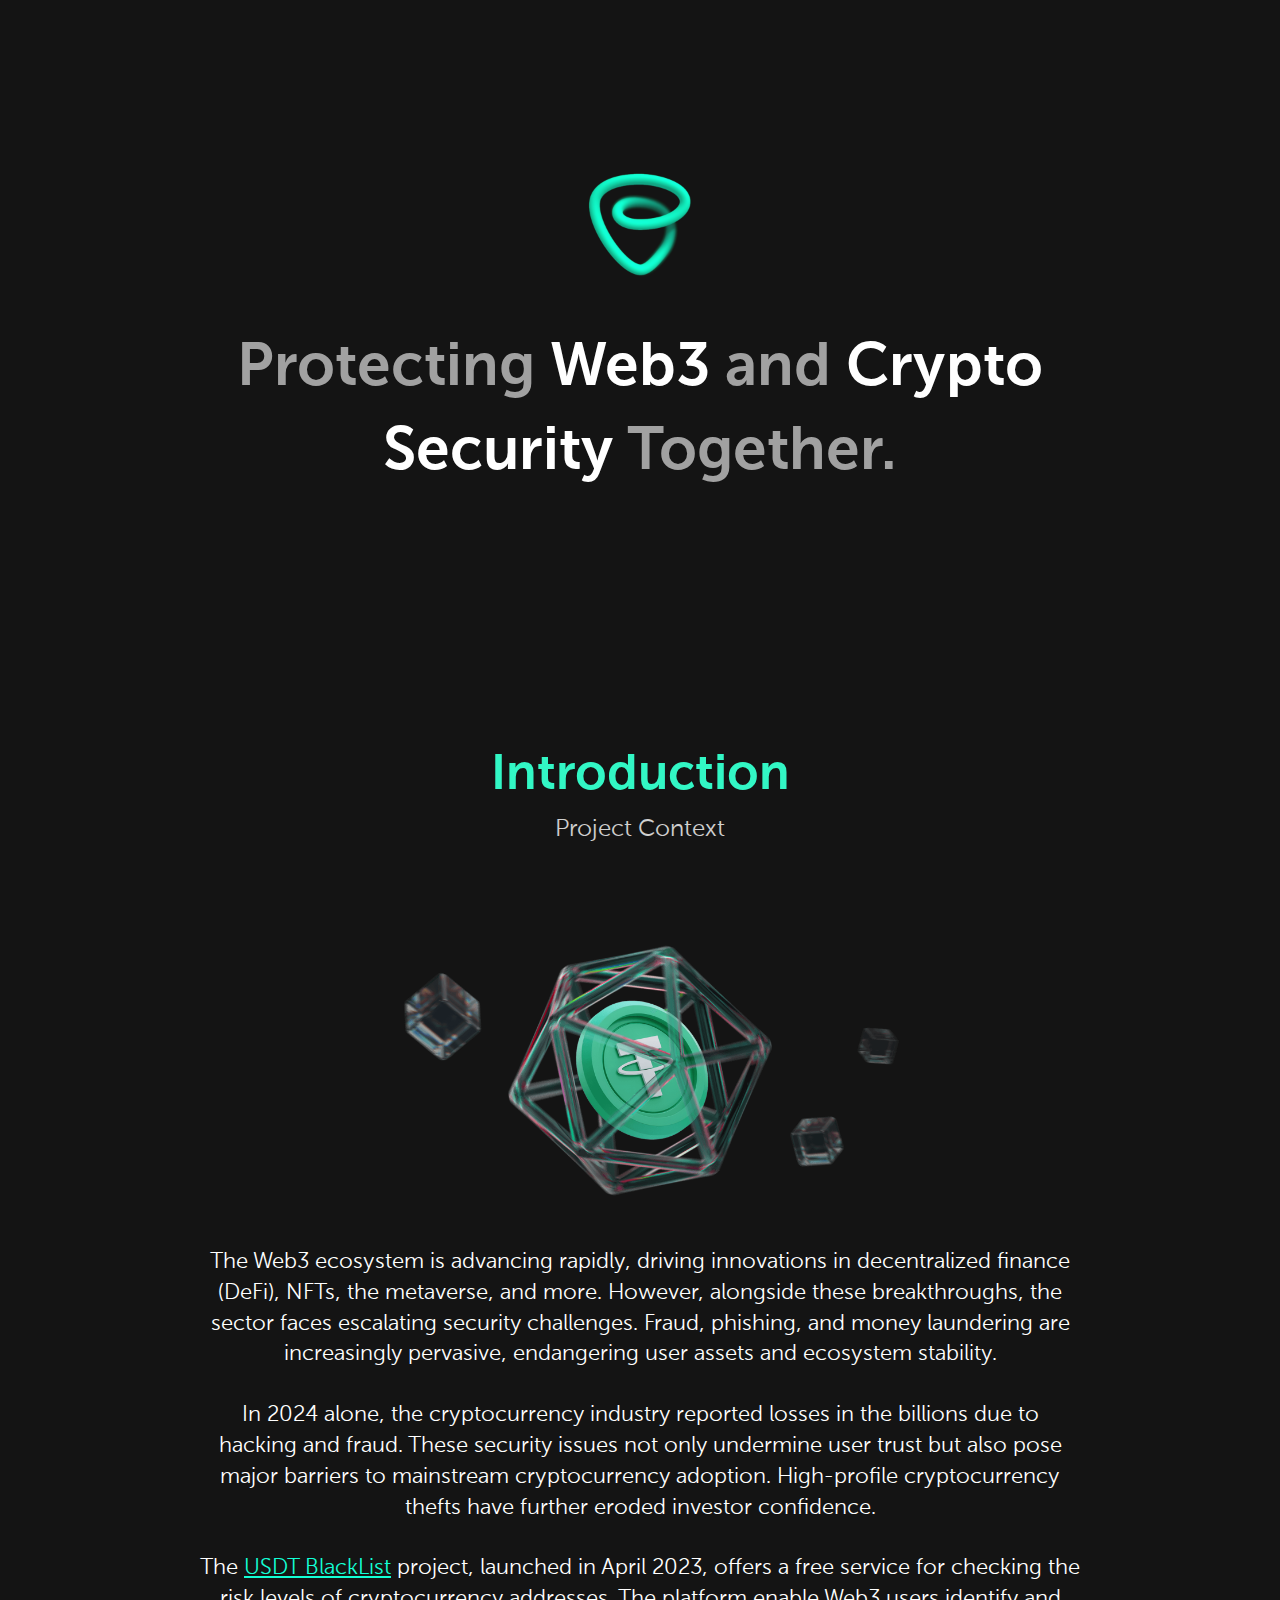
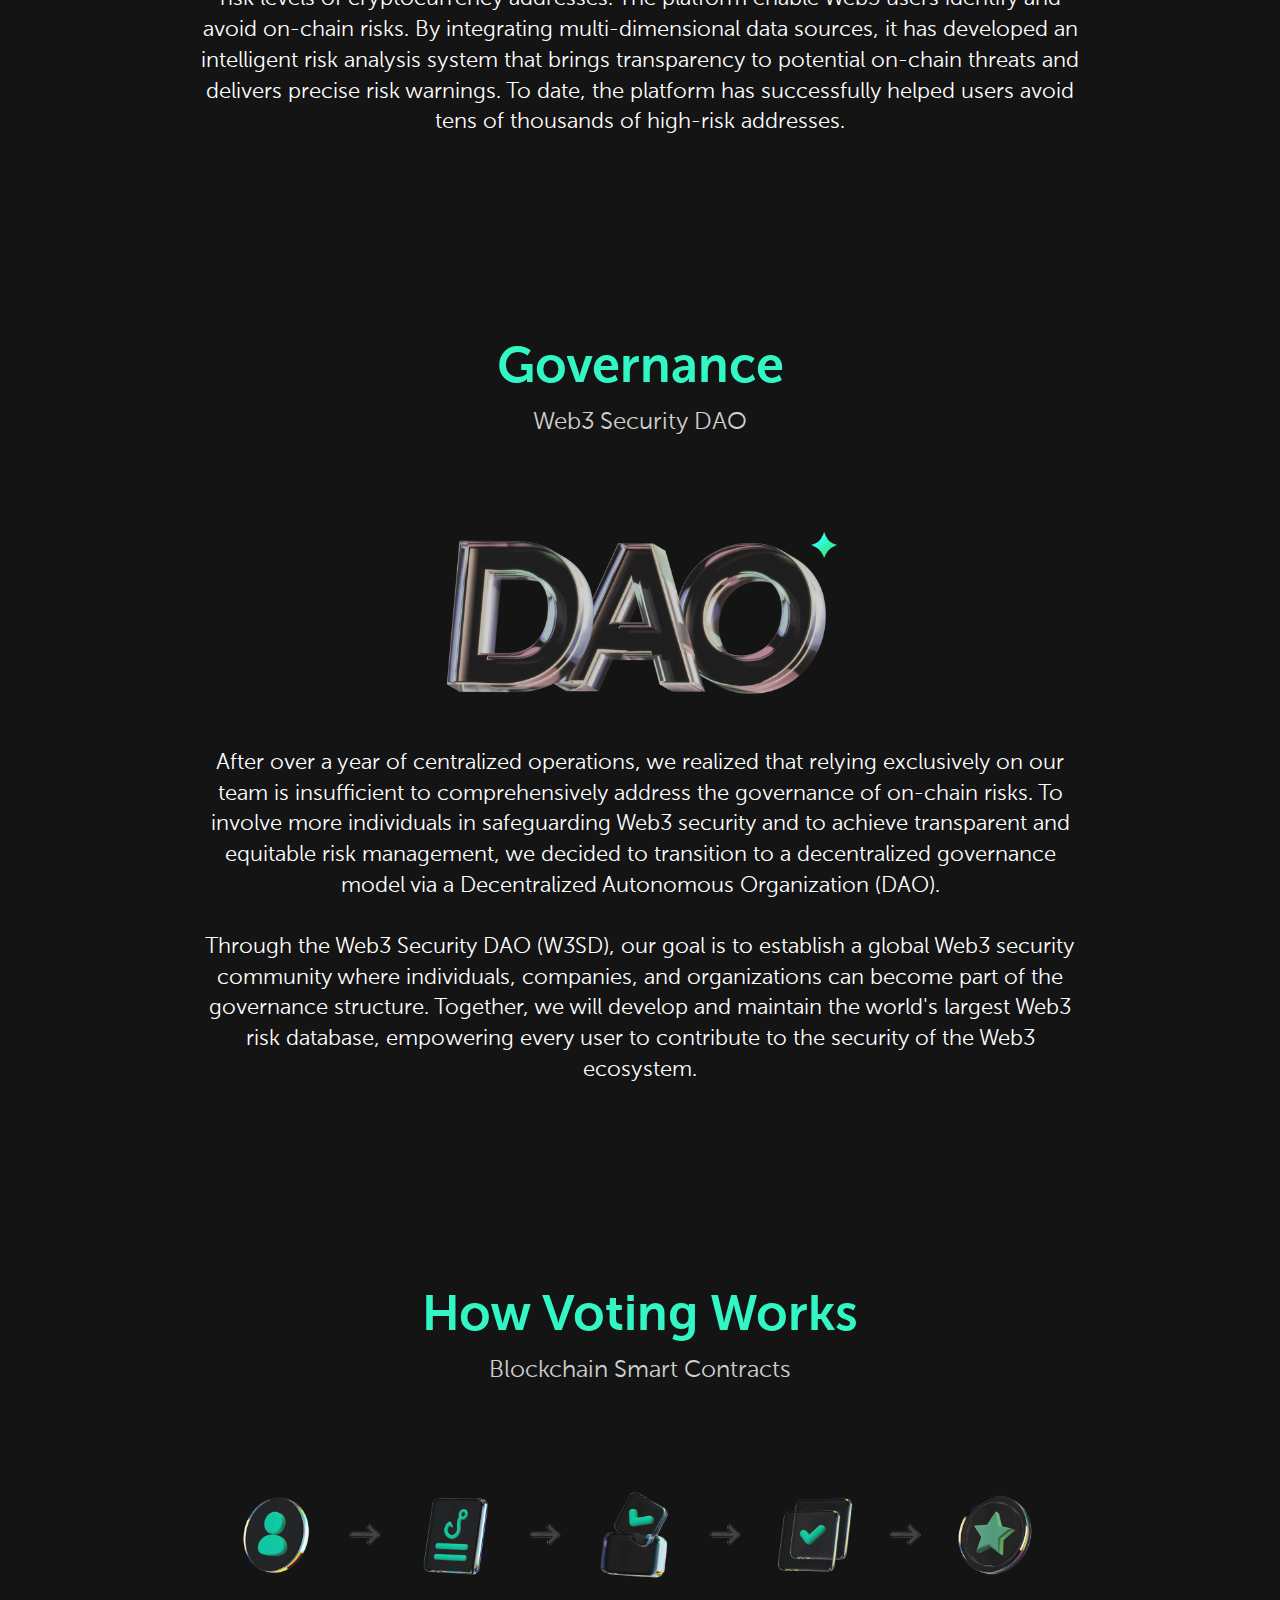
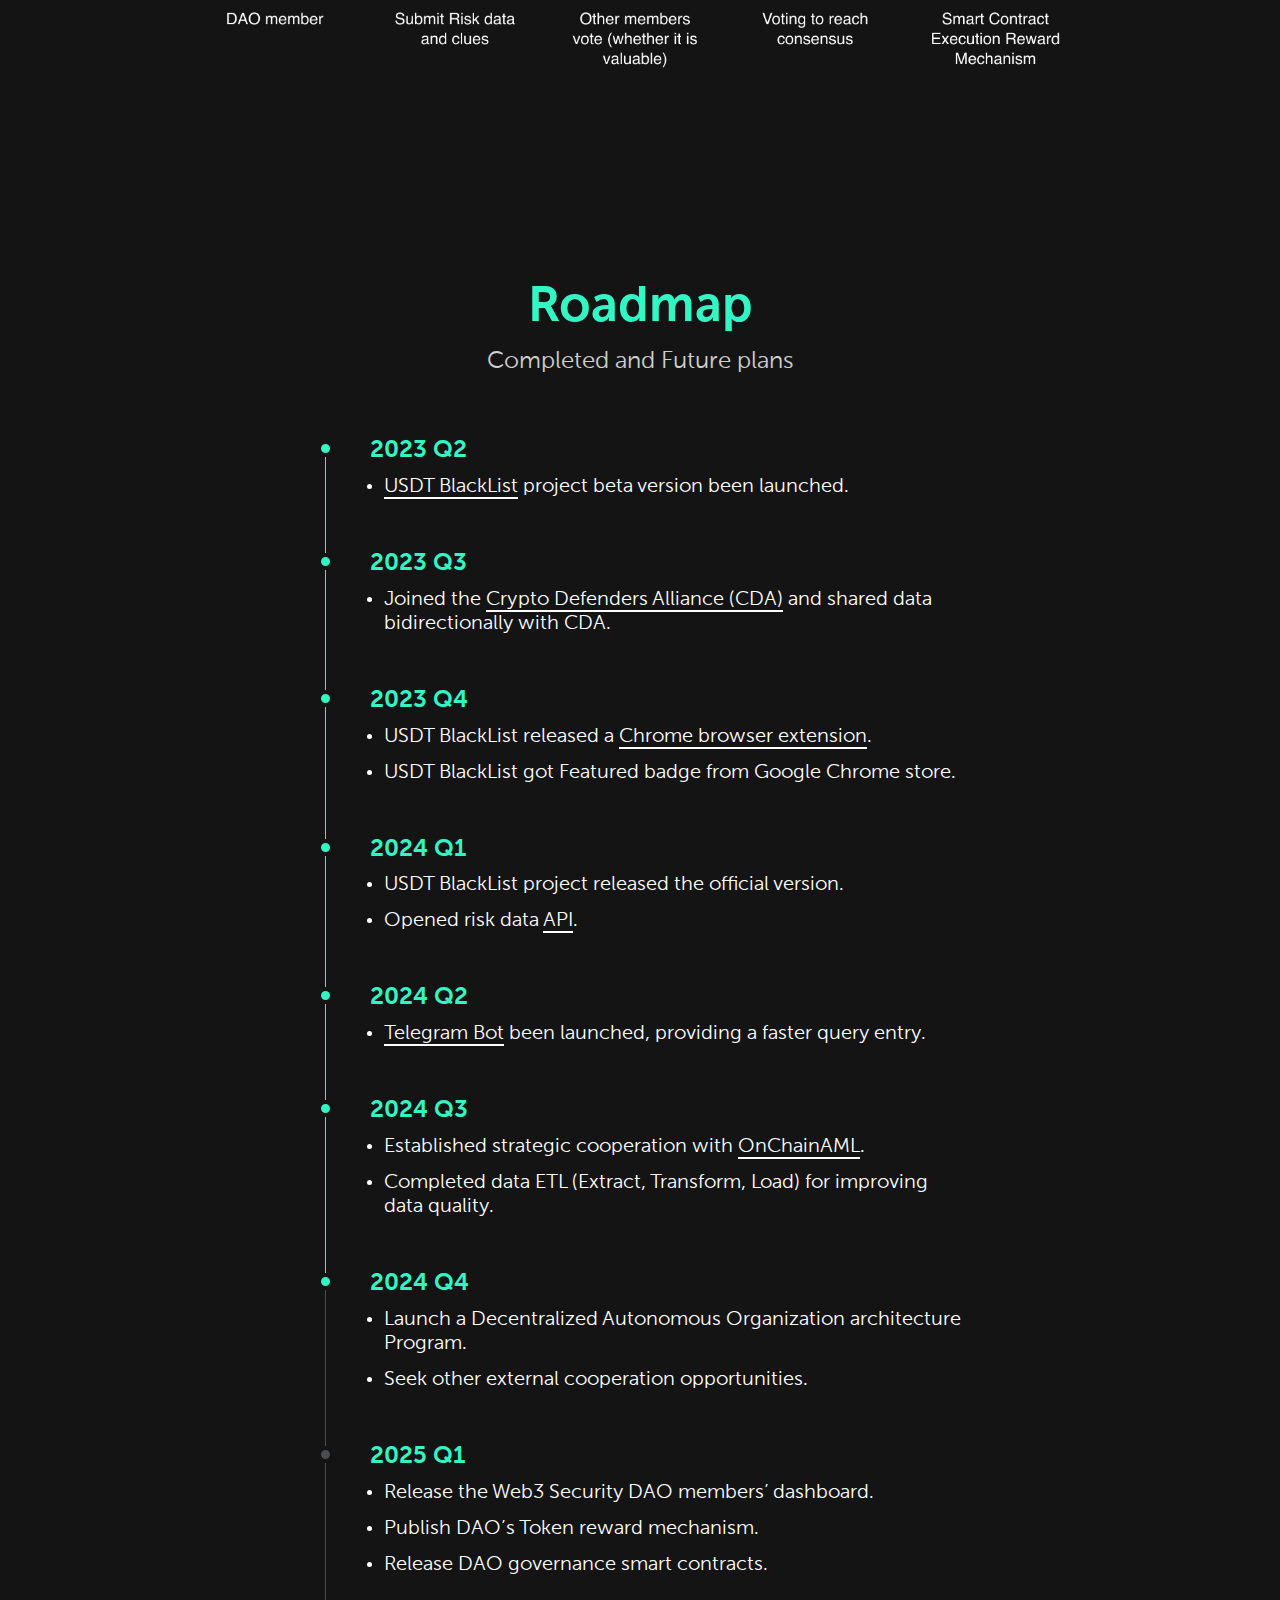
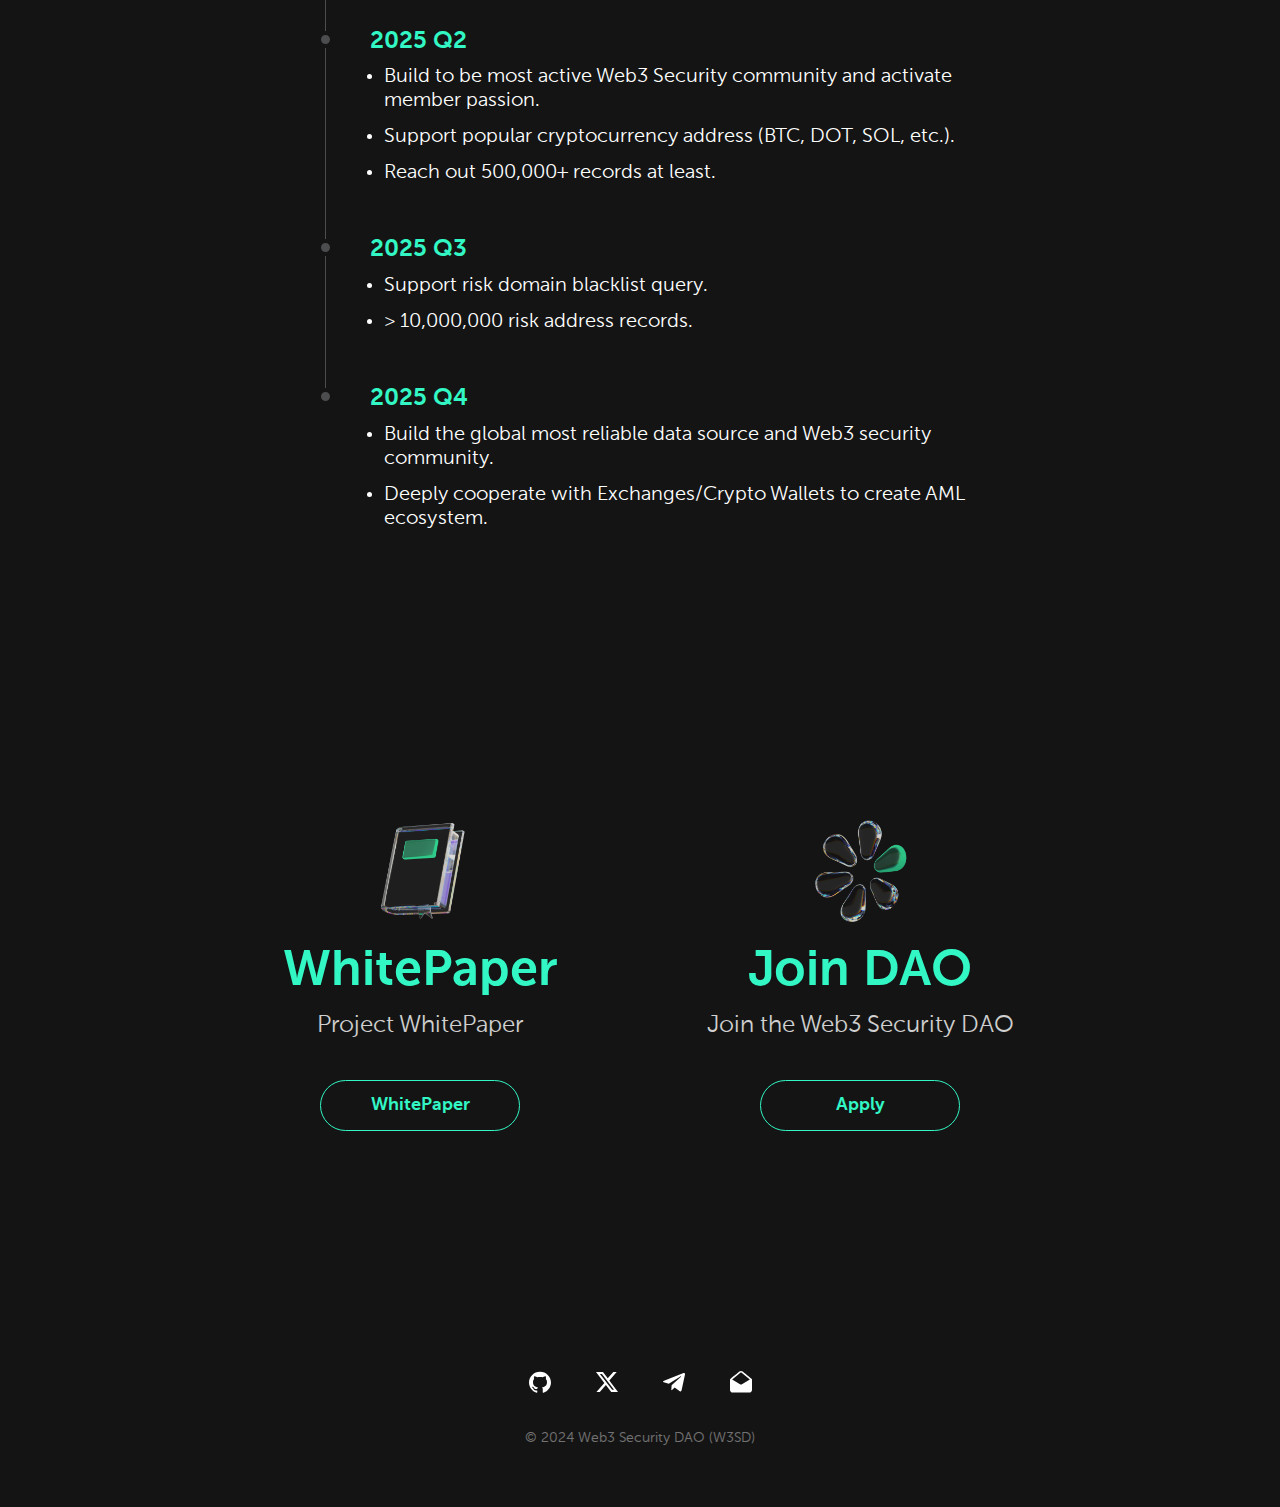
<file: index.html>
<!doctype html>
<html lang="en">
<head>
<meta charset="utf-8">
<title>Web3 Security DAO (W3SD)</title>
<meta http-equiv="X-UA-Compatible" content="IE=edge,chrome=1"/>
<meta name="viewport" content="width=device-width, initial-scale=1, maximum-scale=1">
<meta name="description" content="Web3 Security DAO (W3SD),Protecting Web3 and Crypto Security Together.">
<meta name="keywords" content="Web3 Security DAO (W3SD),Web3 Security,Crypto Security,Web3 Security Community">
<meta property="og:type" content="website"/>
<meta property="og:title" content="Web3 Security DAO (W3SD)"/>
<meta property="og:url" content="https://w3sd.org"/>
<meta property="og:site_name" content="Web3 Security DAO (W3SD)"/>
<meta property="og:description" content="Protecting Web3 and Crypto Security Together."/>
<meta property="og:image" content="static/img/w3sd-image.png?23db9d8527a3398854951e7e8"/>
<meta name="twitter:card" content="summary_large_image"/>
<meta name="twitter:site" content="@W3SD_Official"/>
<meta name="twitter:title" content="Web3 Security DAO (W3SD)"/>
<meta name="twitter:description" content="Protecting Web3 and Crypto Security Together."/>
<meta property="twitter:image" content="static/img/w3sd-image.png?23db9d8527a3398854951e7e8"/>
<link rel="shortcut icon" href="static/img/favicon.png">
<link rel="stylesheet" href="static/css/style.css?23db9d8527a3398854951e7e8">
</head>

<body>

<section class="page program-slogan">
    <img title="Web3 Security DAO (W3SD)" alt="Web3 Security DAO (W3SD)" src="static/img/w3sd-brand.png" width="110" height="110" class="w3sd-brand">
    <h1>Protecting <strong>Web3</strong> and <strong>Crypto Security</strong> Together.</h1>
</section>

<section class="page program-content">
    <h2>Introduction<small>Project Context</small></h2>
    <p>
        <img src="static/img/icon-introduction.png" width="520" height="auto" title="Introduction" alt="Introduction" class="icon-introduction">
    </p>
    <p>
        The Web3 ecosystem is advancing rapidly, driving innovations in decentralized finance (DeFi), NFTs, the metaverse, and more. However, alongside these breakthroughs, the sector faces escalating security challenges. Fraud, phishing, and money laundering are increasingly pervasive, endangering user assets and ecosystem stability.
    </p>
    <p>
        In 2024 alone, the cryptocurrency industry reported losses in the billions due to hacking and fraud. These security issues not only undermine user trust but also pose major barriers to mainstream cryptocurrency adoption. High-profile cryptocurrency thefts have further eroded investor confidence.
    </p>
    <p>
        The <a href="https://www.usdtblacklist.com" target="_blank" class="link">USDT BlackList</a> project, launched in April 2023, offers a free service for checking the risk levels of cryptocurrency addresses. The platform enable Web3 users identify and avoid on-chain risks. By integrating multi-dimensional data sources, it has developed an intelligent risk analysis system that brings transparency to potential on-chain threats and delivers precise risk warnings. To date, the platform has successfully helped users avoid tens of thousands of high-risk addresses.
    </p>
</section>

<section class="page program-content">
    <h2>Governance<small>Web3 Security DAO</small></h2>
    <p>
        <img src="static/img/icon-dao.png" width="420" height="auto" title="Governance" alt="Governance" class="icon-dao">
    </p>
    <p>
        After over a year of centralized operations, we realized that relying exclusively on our team is insufficient to comprehensively address the governance of on-chain risks. To involve more individuals in safeguarding Web3 security and to achieve transparent and equitable risk management, we decided to transition to a decentralized governance model via a Decentralized Autonomous Organization (DAO).
    </p>
    <p>
        Through the Web3 Security DAO (W3SD), our goal is to establish a global Web3 security community where individuals, companies, and organizations can become part of the governance structure. Together, we will develop and maintain the world's largest Web3 risk database, empowering every user to contribute to the security of the Web3 ecosystem.
    </p>
</section>

<section class="page program-content">
    <h2>How Voting Works<small>Blockchain Smart Contracts</small></h2>
    <p>
        <img src="static/img/icon-works.png" width="860" height="auto" title="How voting works" alt="How voting works" class="icon-works">
    </p>
    
</section>

<section class="page program-content">
    <h2>Roadmap<small>Completed and Future plans</small></h2>
    <div class="program-roadmap">
        <div class="roadmap_item done">
            2023 Q2
            <ul>
                <li><a href="https://www.usdtblacklist.com" target="_blank">USDT BlackList</a> project beta version been launched.</li>
            </ul>
        </div>

        <div class="roadmap_item done">
            2023 Q3
            <ul>
                <li>Joined the <a href="https://cryptodefendersalliance.com" target="_blank">Crypto Defenders Alliance (CDA)</a> and shared data bidirectionally with CDA.</li>
            </ul>
        </div>

        <div class="roadmap_item done">
            2023 Q4
            <ul>
                <li>USDT BlackList released a <a href="https://chromewebstore.google.com/detail/usdt-blacklist-risk-level/fmlfdnkldokiieddhibmmkdgphhbjgdg" target="_blank">Chrome browser extension</a>.</li>
                <li>USDT BlackList got Featured badge from Google Chrome store.</li>
            </ul>
        </div>

        <div class="roadmap_item done">
            2024 Q1
            <ul>
                <li>USDT BlackList project released the official version.</li>
                <li>Opened risk data <a href="https://docs.usdtblacklist.com" target="_blank">API</a>.</li>
            </ul>
        </div>

        <div class="roadmap_item done">
            2024 Q2
            <ul>
                <li><a href="https://t.me/USDTBlackList_bot" target="_blank">Telegram Bot</a> been launched, providing a faster query entry.</li>
            </ul>
        </div>

        <div class="roadmap_item done">
            2024 Q3
            <ul>
                <li>Established strategic cooperation with <a href="https://www.onchainaml.com" target="_blank">OnChainAML</a>.</li>
                <li>Completed data ETL (Extract, Transform, Load) for improving data quality.</li>
            </ul>
        </div>

        <div class="roadmap_item progress">
            2024 Q4
            <ul>
                <li>Launch a Decentralized Autonomous Organization architecture Program.</li>
                <li>Seek other external cooperation opportunities.</li>
            </ul>
        </div>

        <div class="roadmap_item">
            2025 Q1
            <ul>
                <li>Release the Web3 Security DAO members’ dashboard.</li>
                <li>Publish DAO’s Token reward mechanism.</li>
                <li>Release DAO governance smart contracts.</li>
            </ul>
        </div>

        <div class="roadmap_item">
            2025 Q2
            <ul>
                <li>Build to be most active Web3 Security community and activate member passion.</li>
                <li>Support popular cryptocurrency address (BTC, DOT, SOL, etc.).</li>
                <li>Reach out 500,000+ records at least.</li>
            </ul>
        </div>

        <div class="roadmap_item">
            2025 Q3
            <ul>
                <li>Support risk domain blacklist query.</li>
                <li>&gt; 10,000,000 risk address records.</li>
            </ul>
        </div>

        <div class="roadmap_item">
            2025 Q4
            <ul>
                <li>Build the global most reliable data source and Web3 security community.</li>
                <li>Deeply cooperate with Exchanges/Crypto Wallets to create AML ecosystem.</li>
            </ul>
        </div>
    </div>
</section>

<section class="page program-footer clearfix">
    <div class="program-content whitepaer">
        <p>
            <img src="static/img/icon-whitepaper.png" width="120" height="auto" title="WhitePaper" alt="WhitePaper">
        </p>
        <h2>WhitePaper<small>Project WhitePaper</small></h2>
        <a href="WhitePaper/" class="btn green">WhitePaper</a>
    </div>
    <div class="program-content joindao">
        <p>
            <img src="static/img/icon-joindao.png" width="120" height="auto" title="Join the Web3 Security DAO" alt="Join the Web3 Security DAO">
        </p>
        <h2>Join DAO<small>Join the Web3 Security DAO</small></h2>
        <a href="https://forms.gle/1FQ1ebZQpmA6rU569" class="btn green">Apply</a>
    </div>
</section>

<section class="page program-media">
    <a href="https://github.com/Web3-Security-DAO">
        <img alt="W3SD Github" title="W3SD Github" src="static/img/icon-github.svg">
    </a>
    <a href="https://x.com/W3SD_Official">
        <img alt="W3SD Twitter" title="W3SD Twitter" src="static/img/icon-x.svg">
    </a>
    <a href="https://t.me/W3SD_Official">
        <img alt="W3SD Telegram Channel" title="W3SD Telegram Channel" src="static/img/icon-telegram.svg">
    </a>
    <a href="mailto:hello@w3sd.org">
        <img alt="Email W3SD" title="Email W3SD" src="static/img/icon-email.svg">
    </a>
    <p>&copy; 2024 Web3 Security DAO (W3SD)</p>
</section>

<!-- Google tag (gtag.js) -->
<script async src="https://www.googletagmanager.com/gtag/js?id=G-VSWD32GP1X"></script>
<script>
  window.dataLayer = window.dataLayer || [];
  function gtag(){dataLayer.push(arguments);}
  gtag('js', new Date());
  gtag('config', 'G-VSWD32GP1X');
</script>

</body>
</html>
</file>
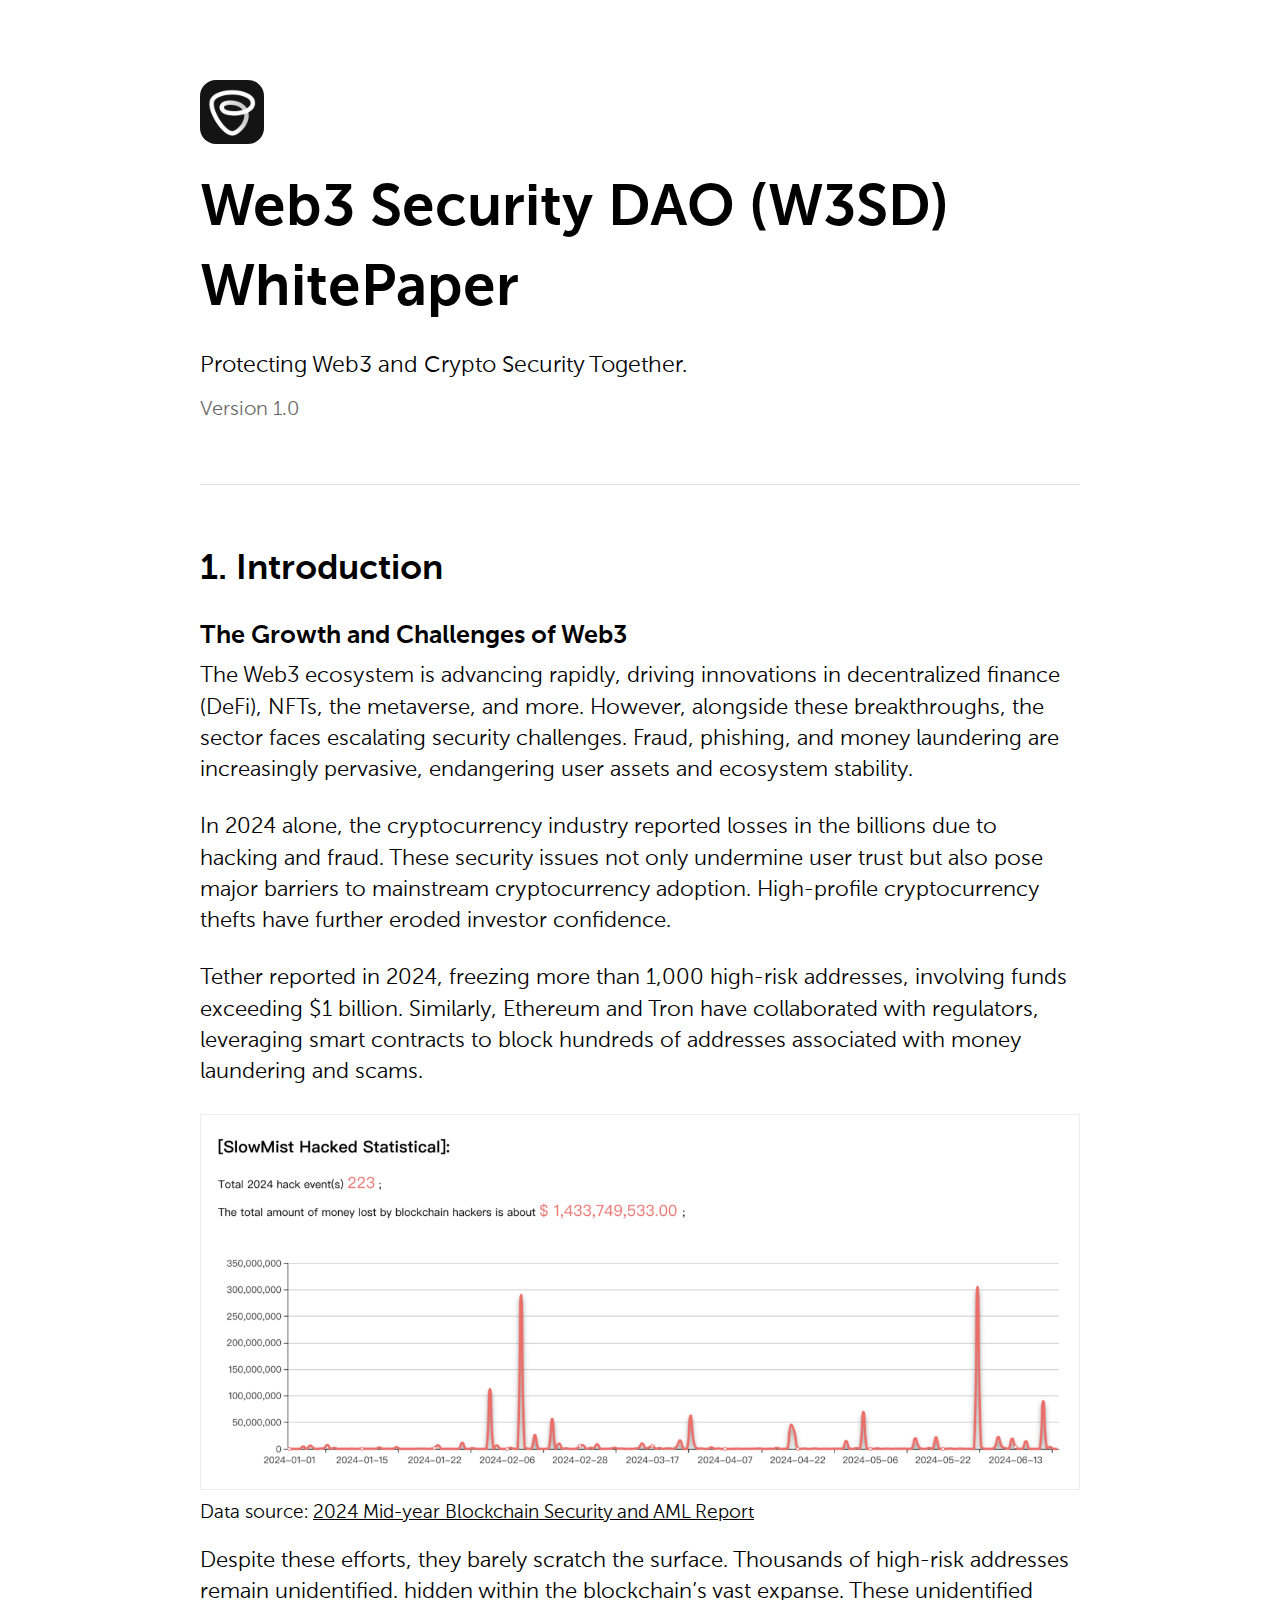
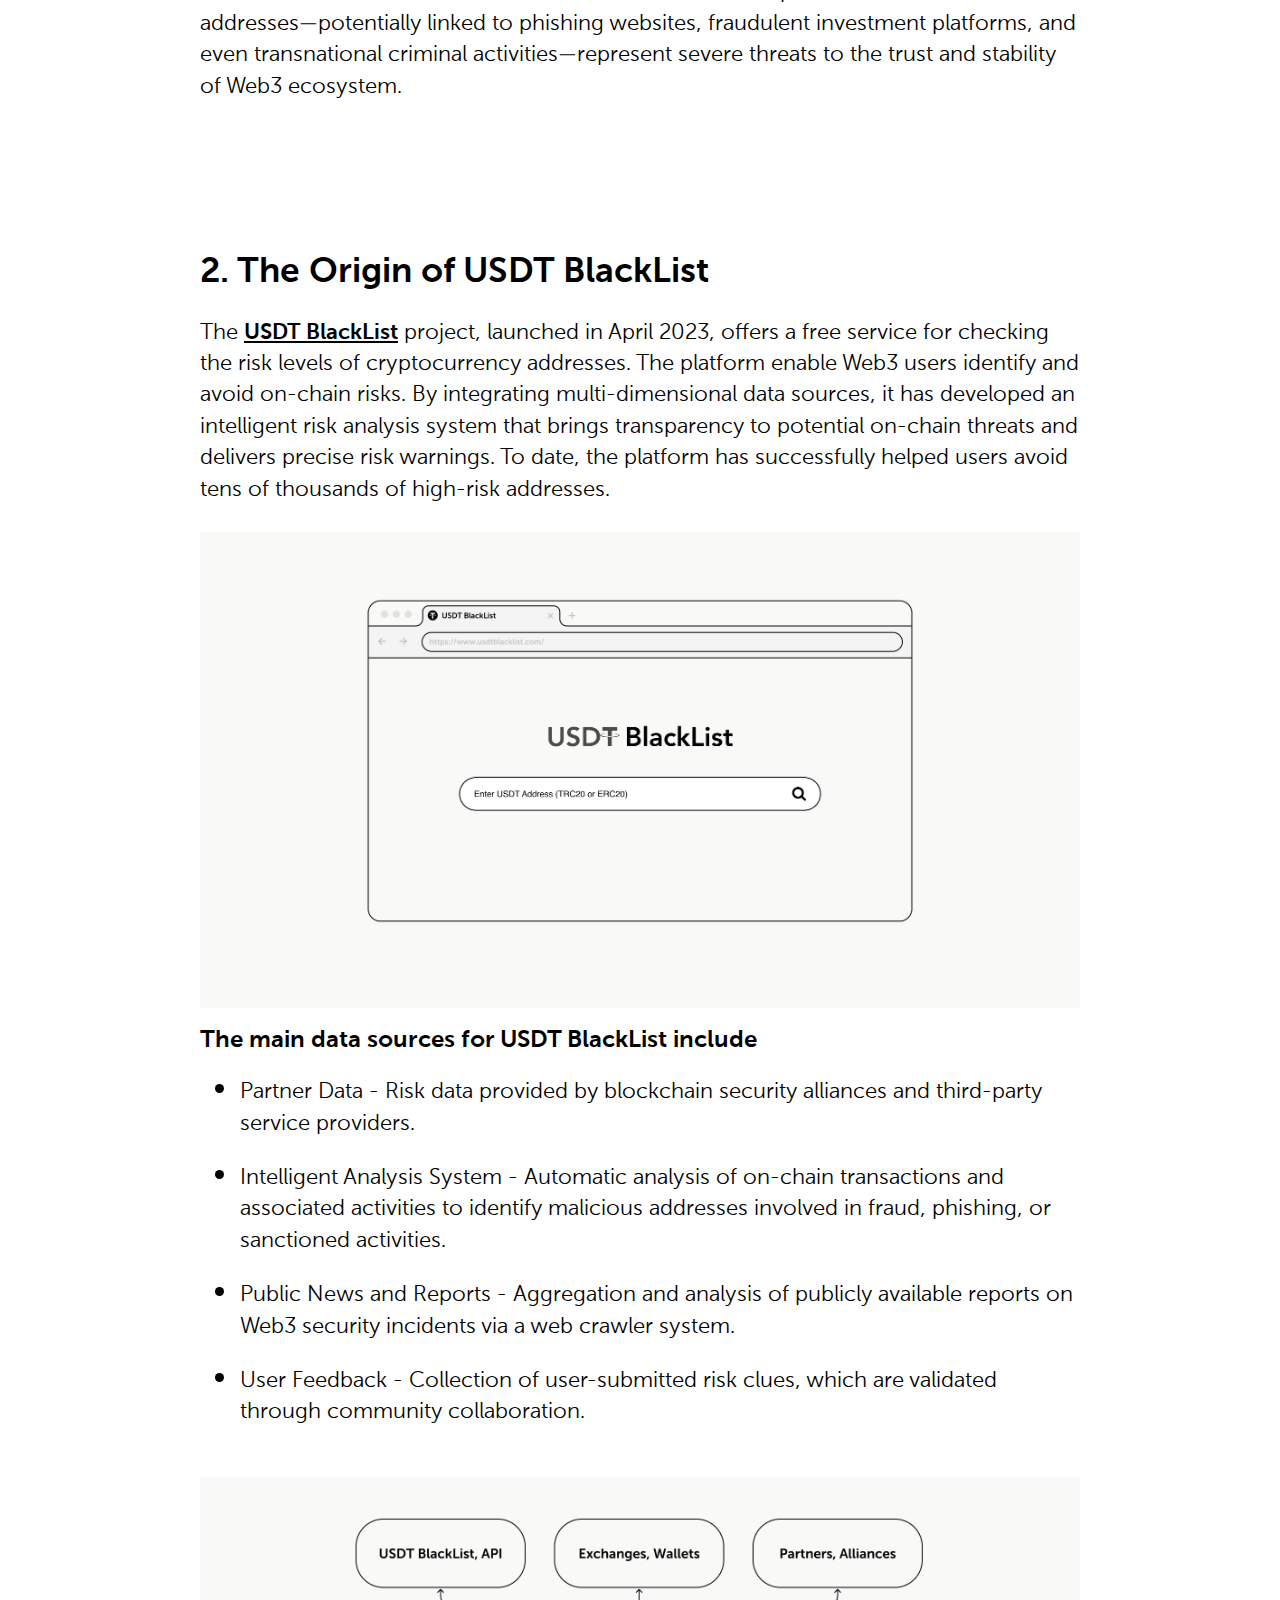
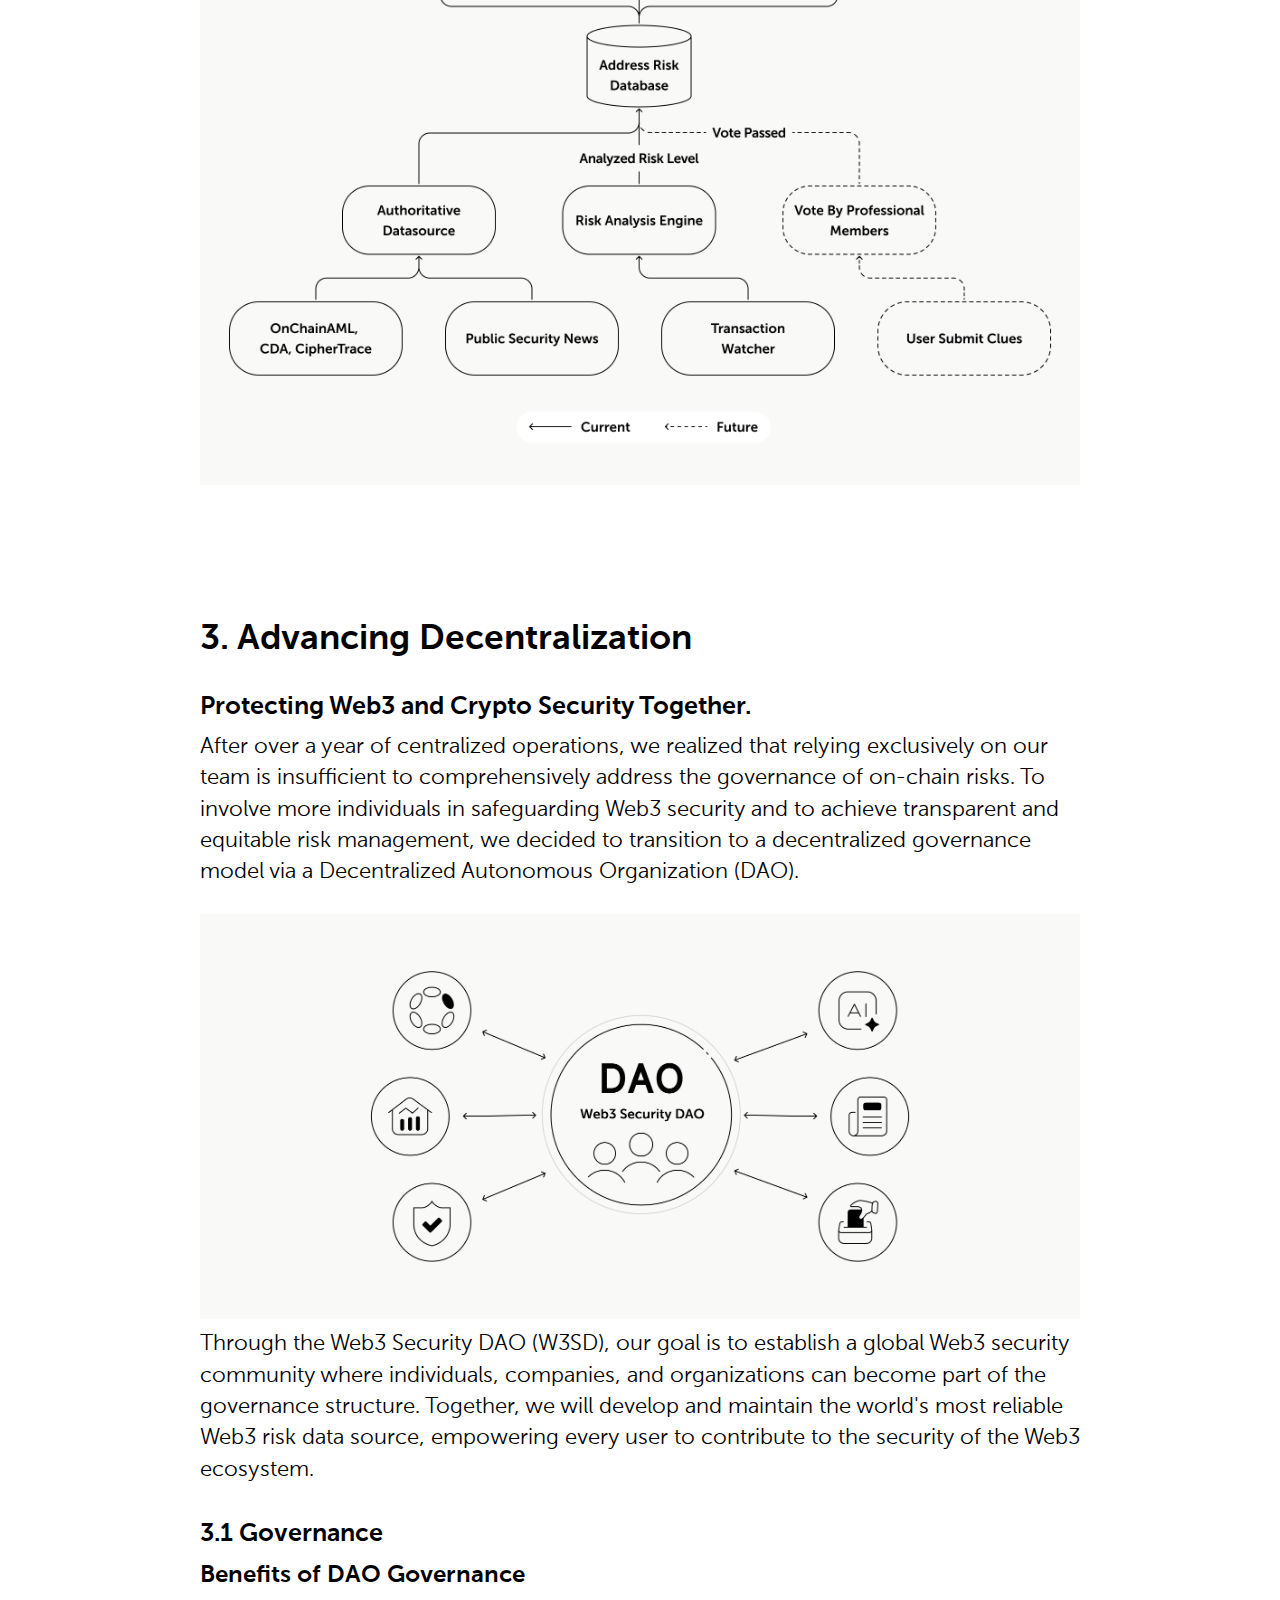
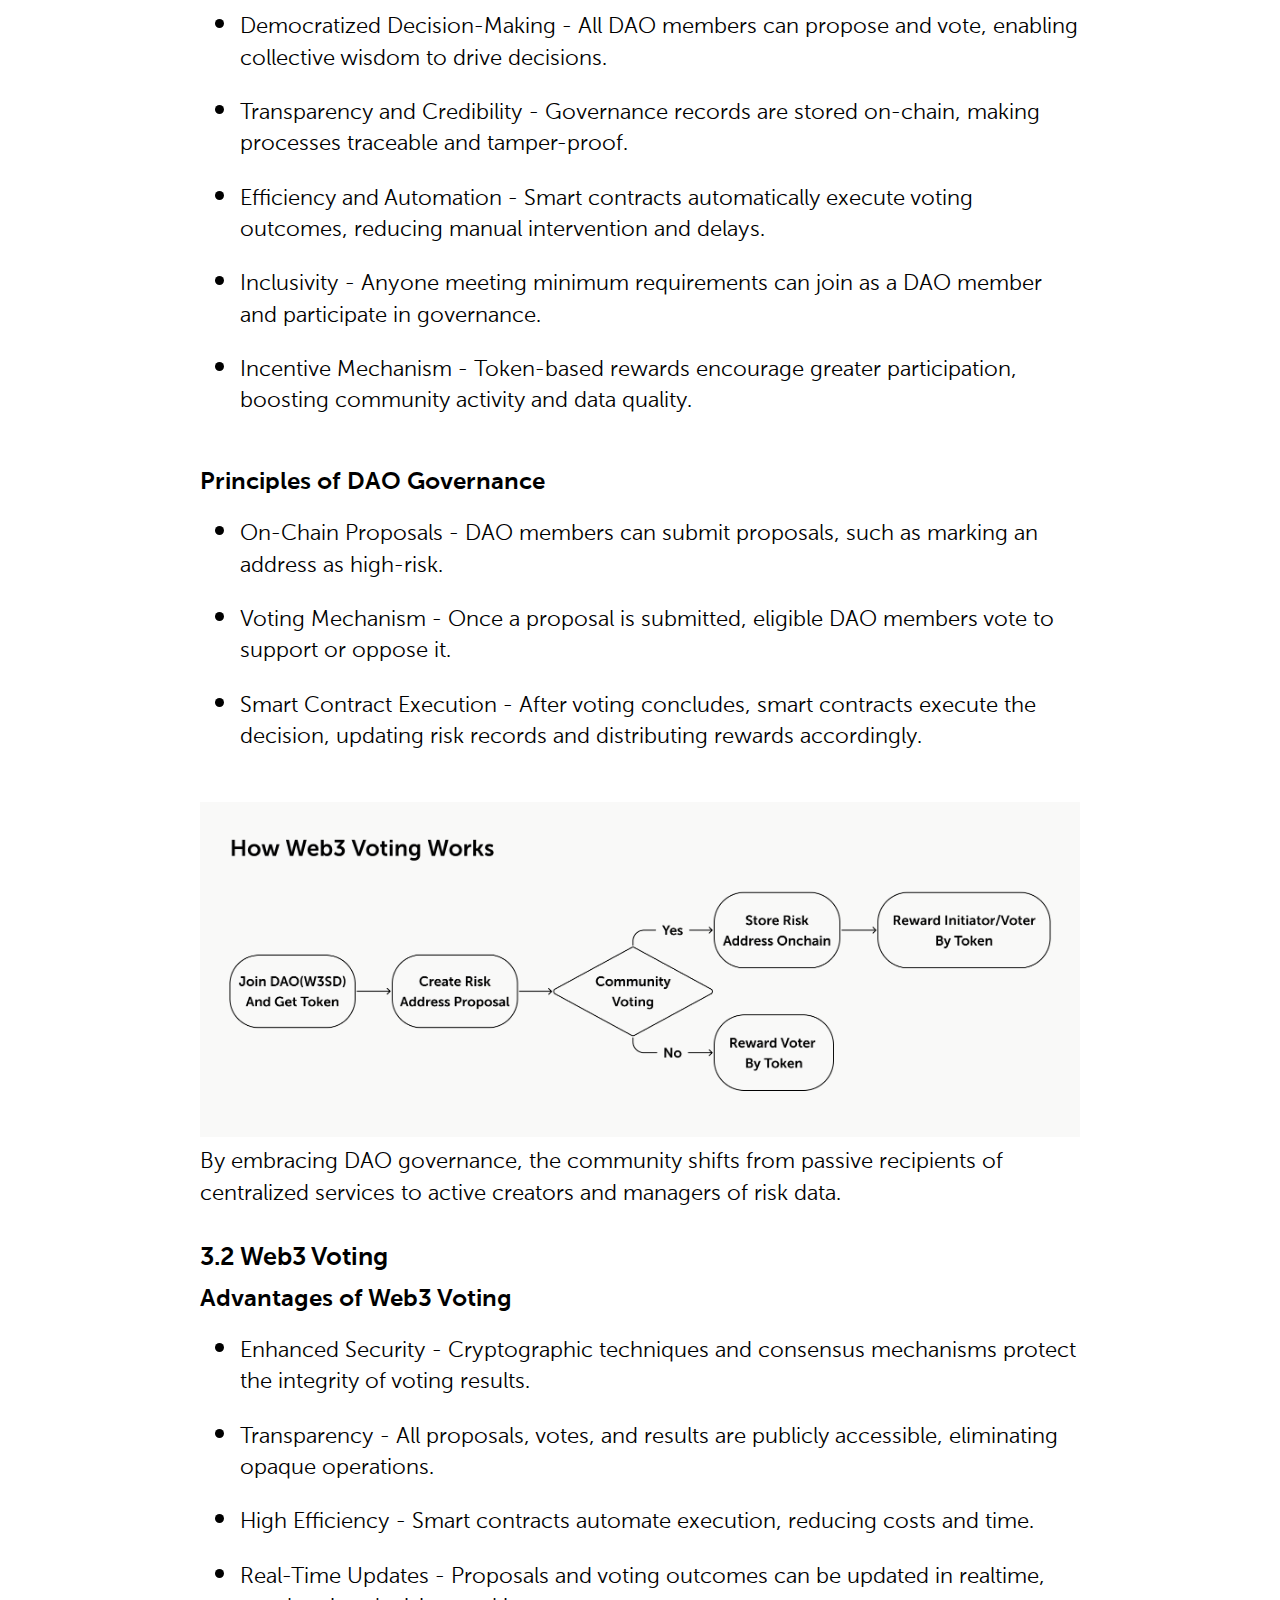
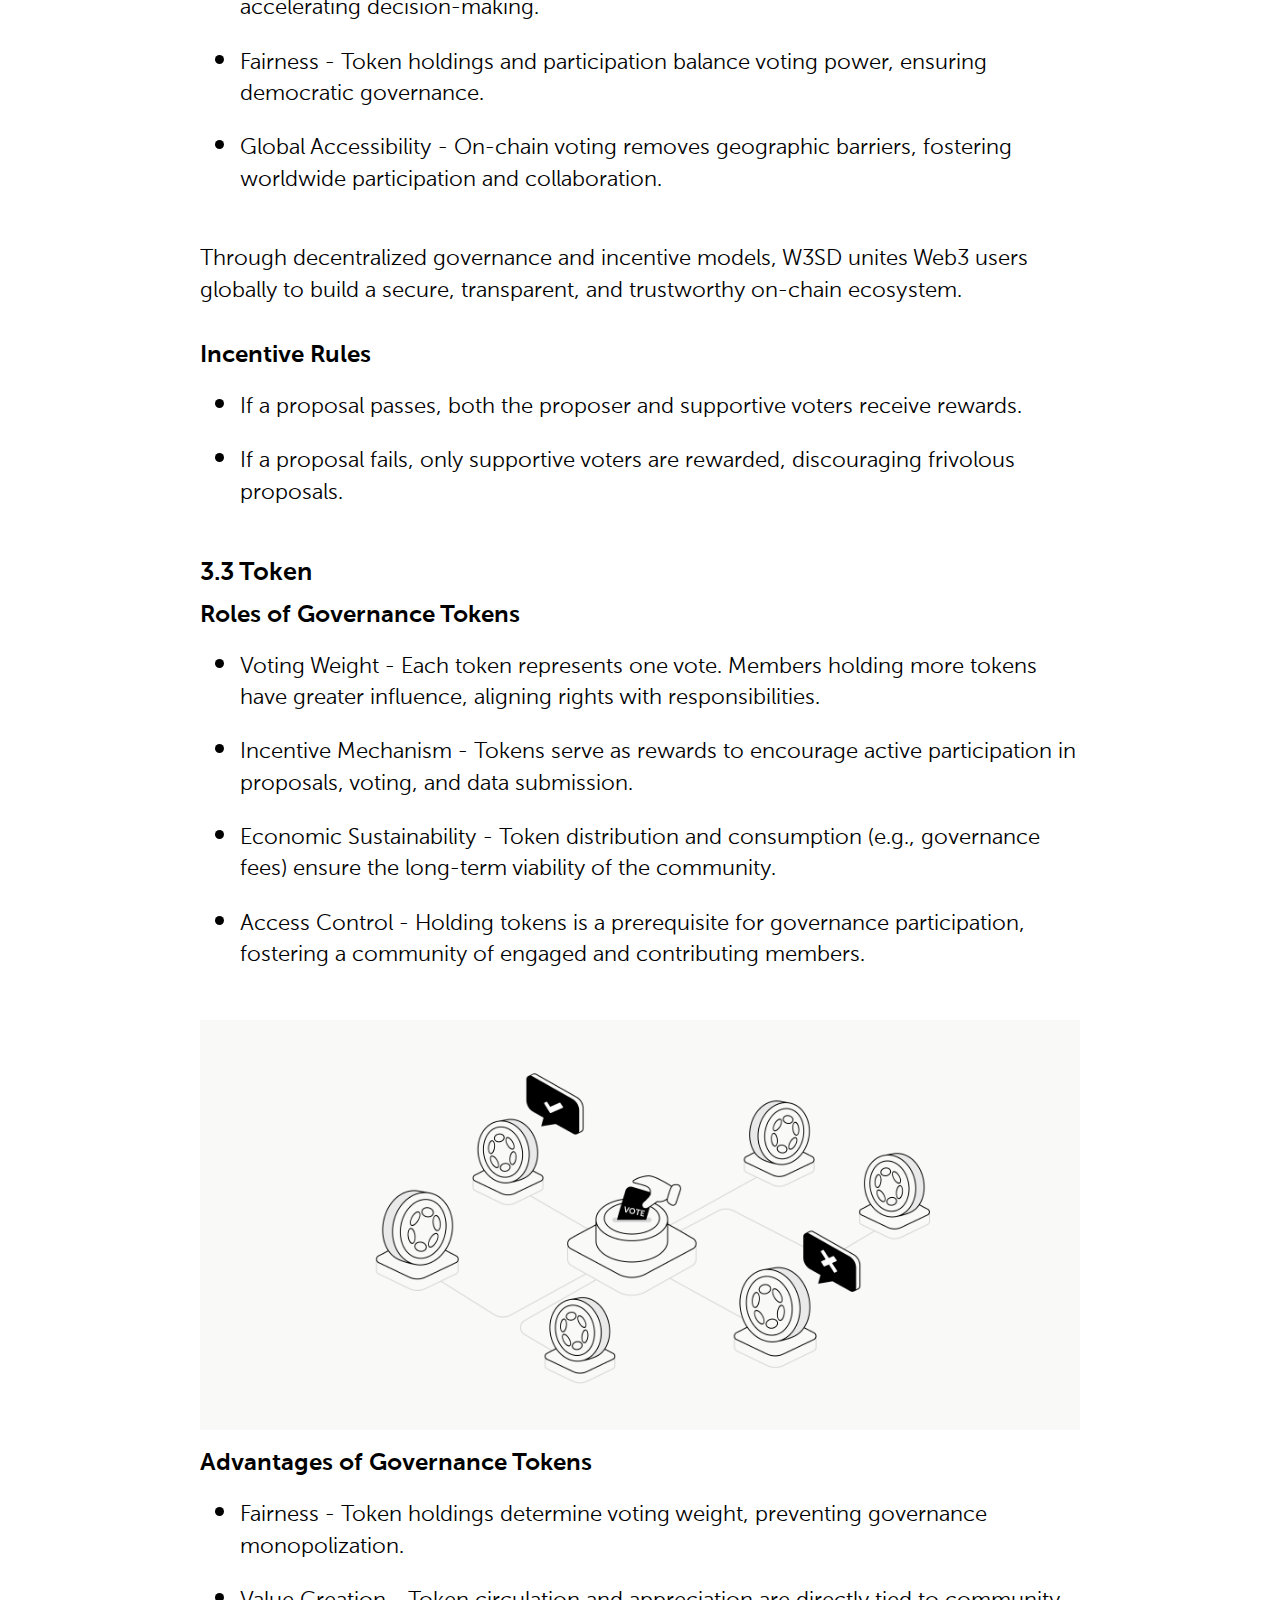
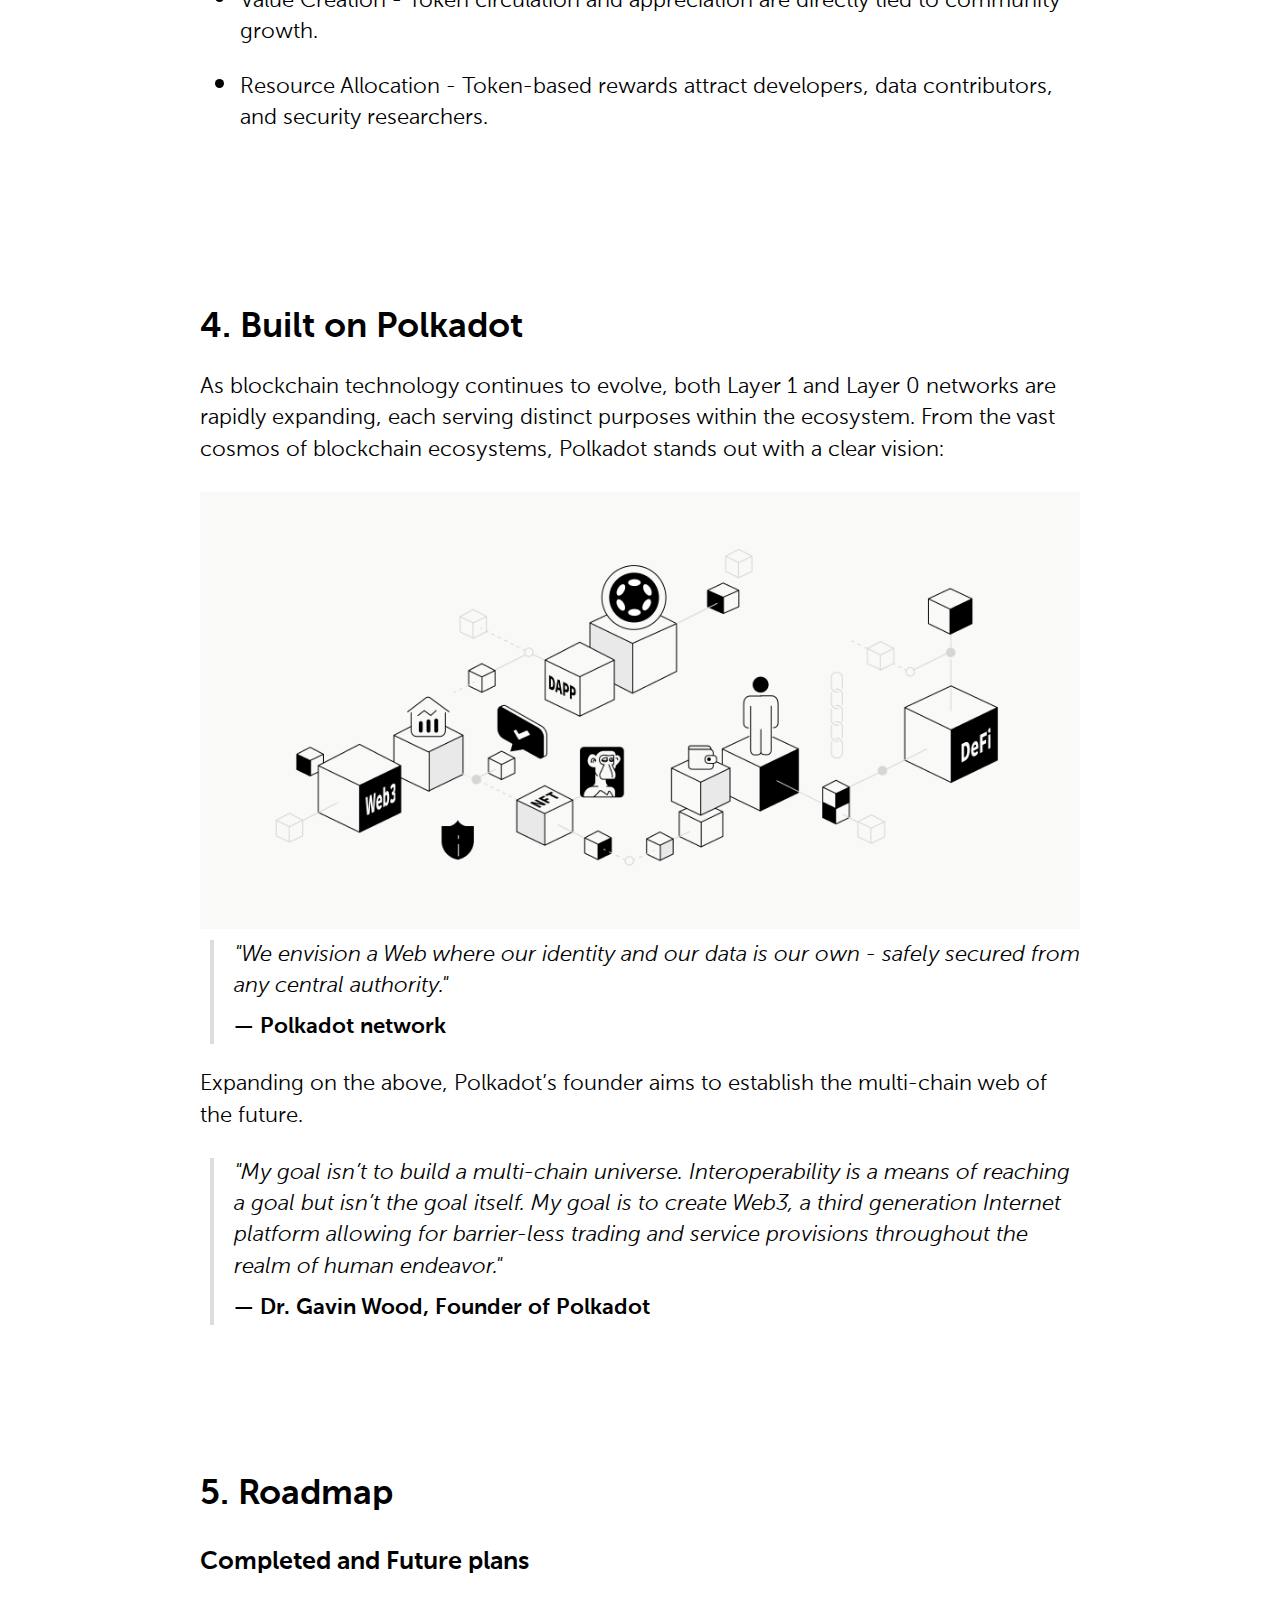
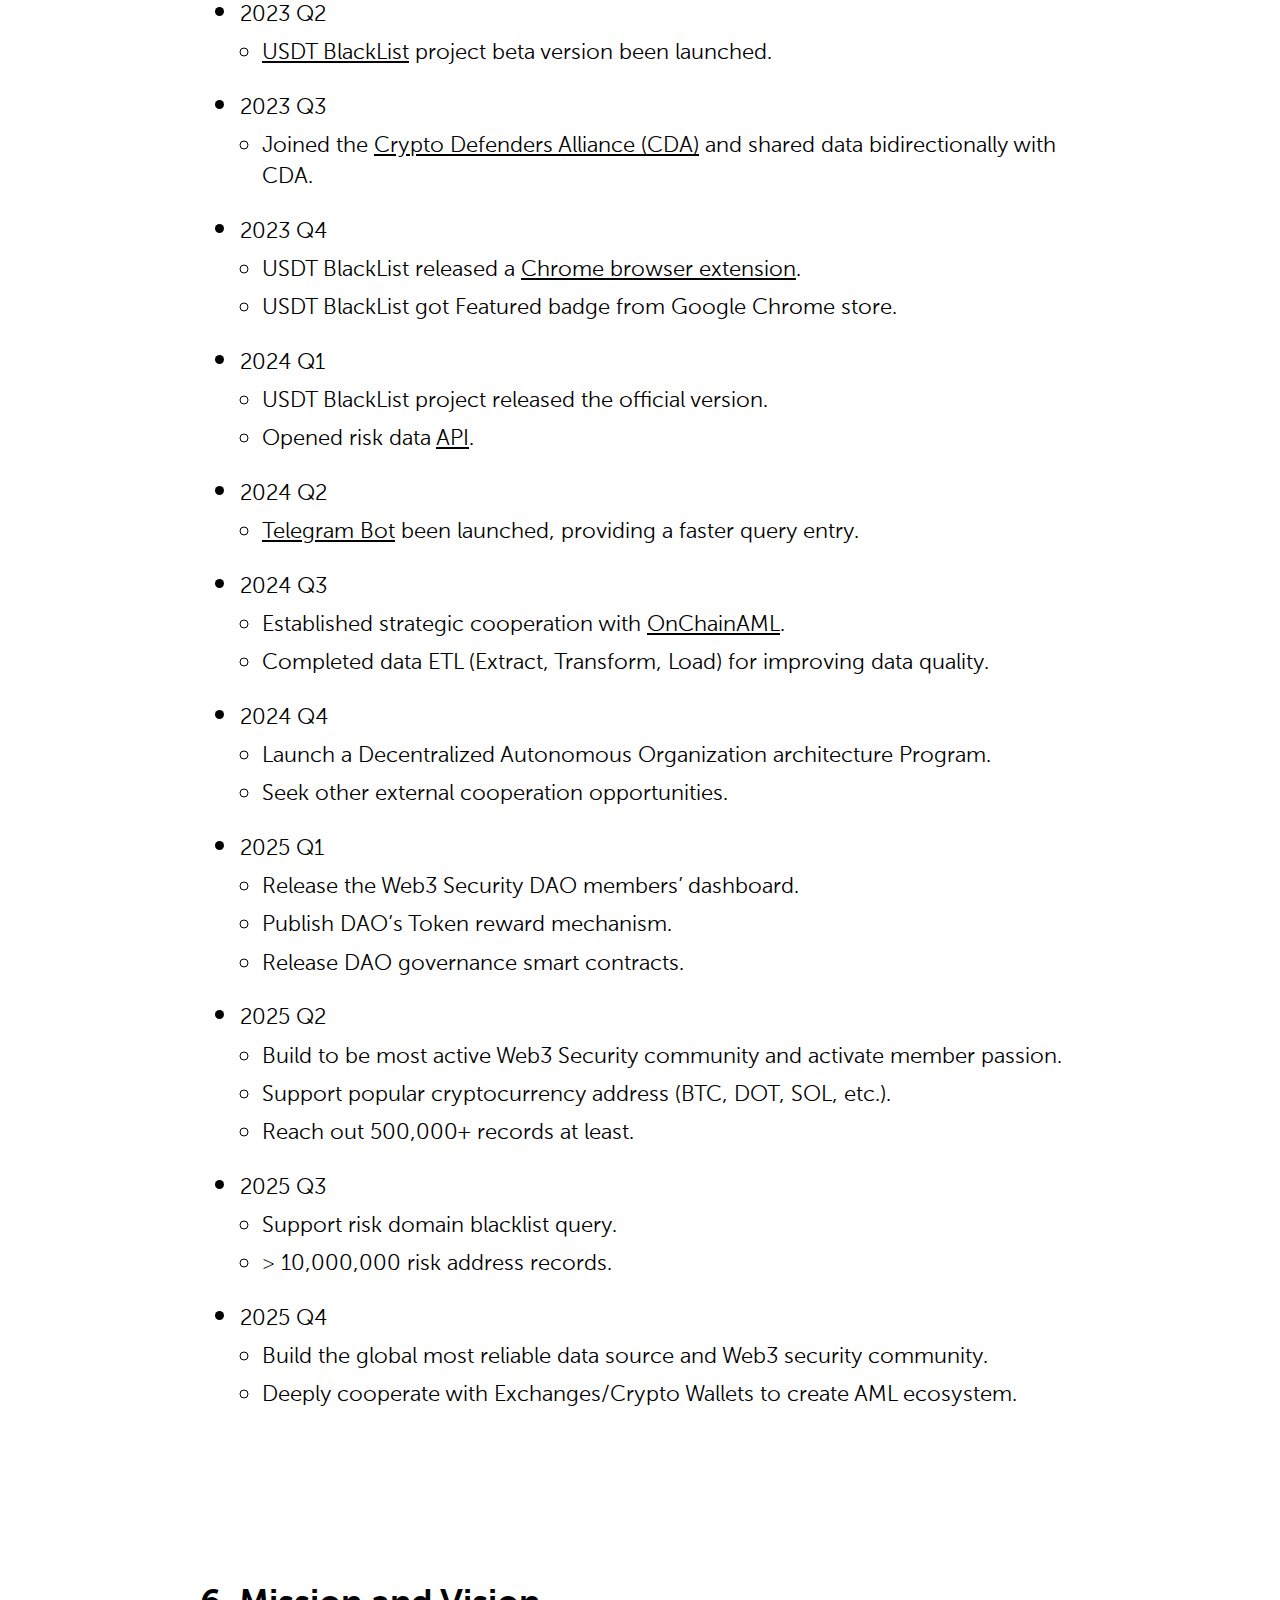
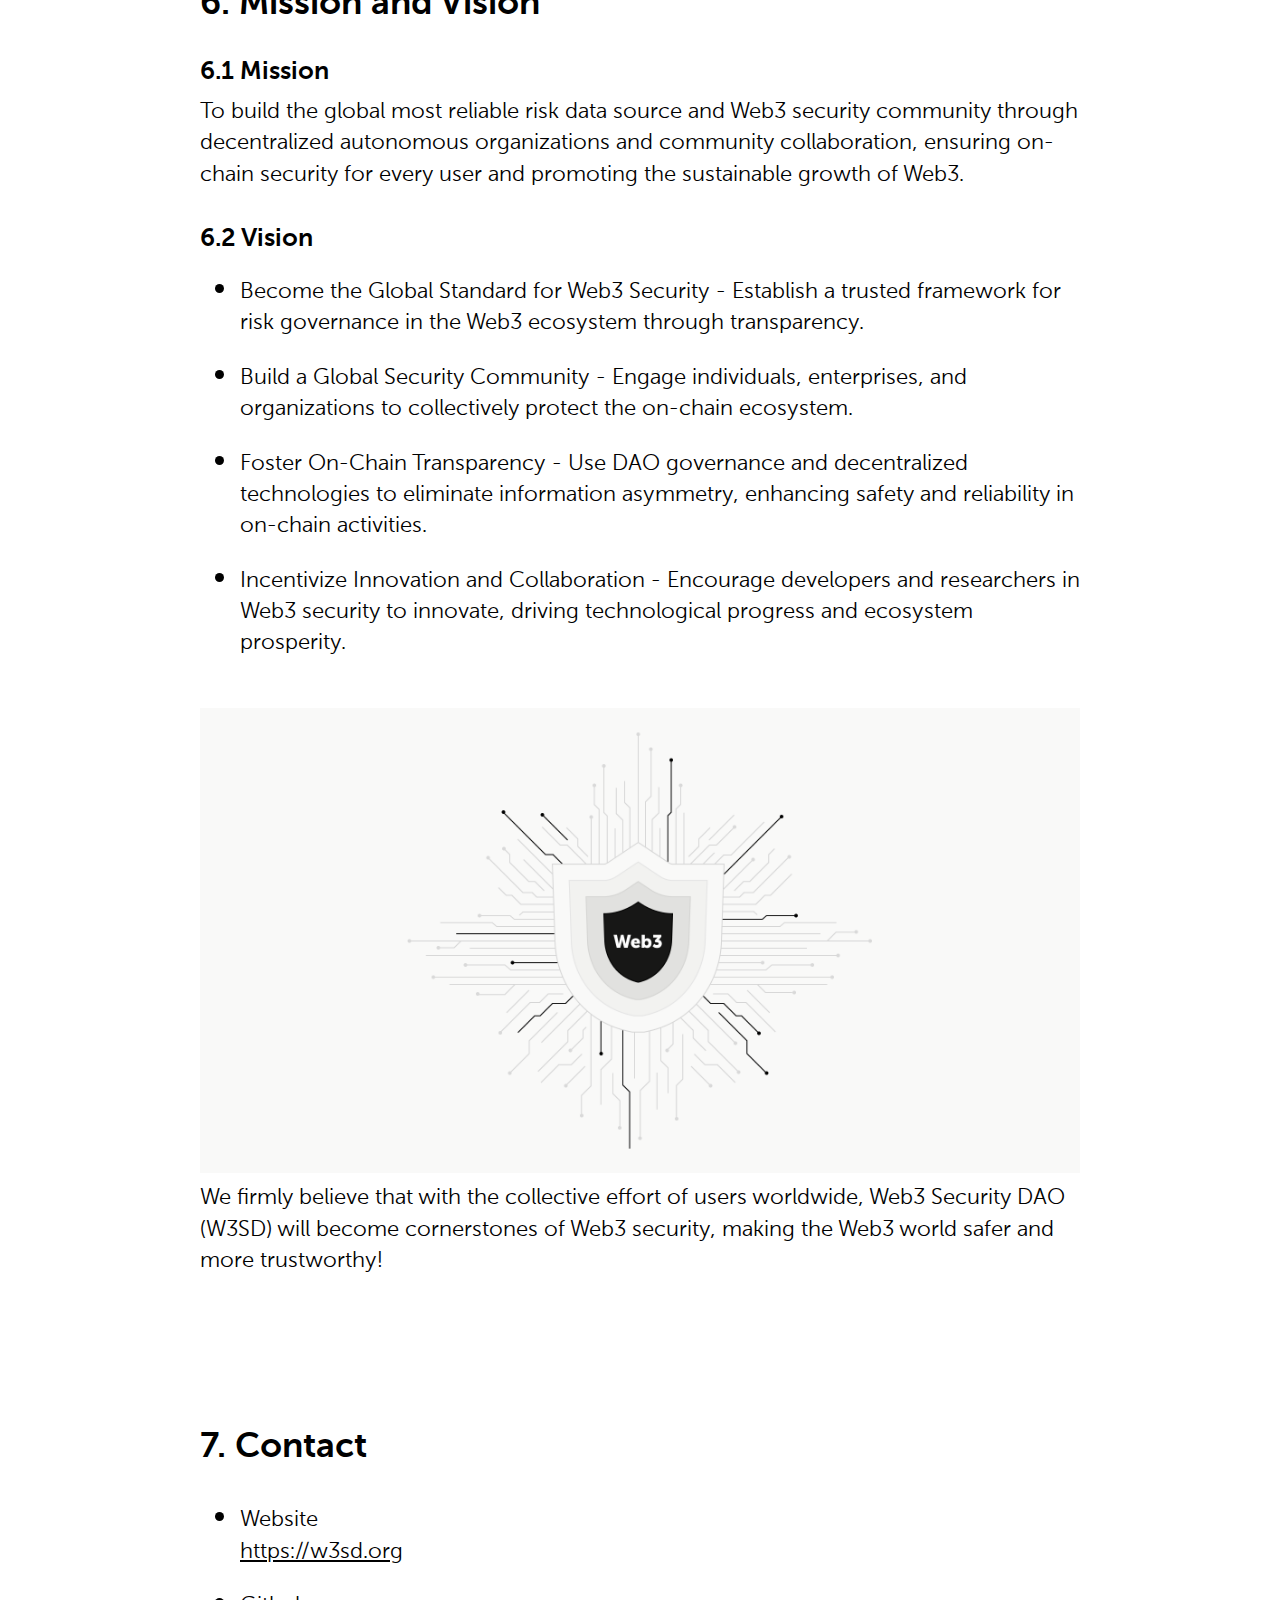
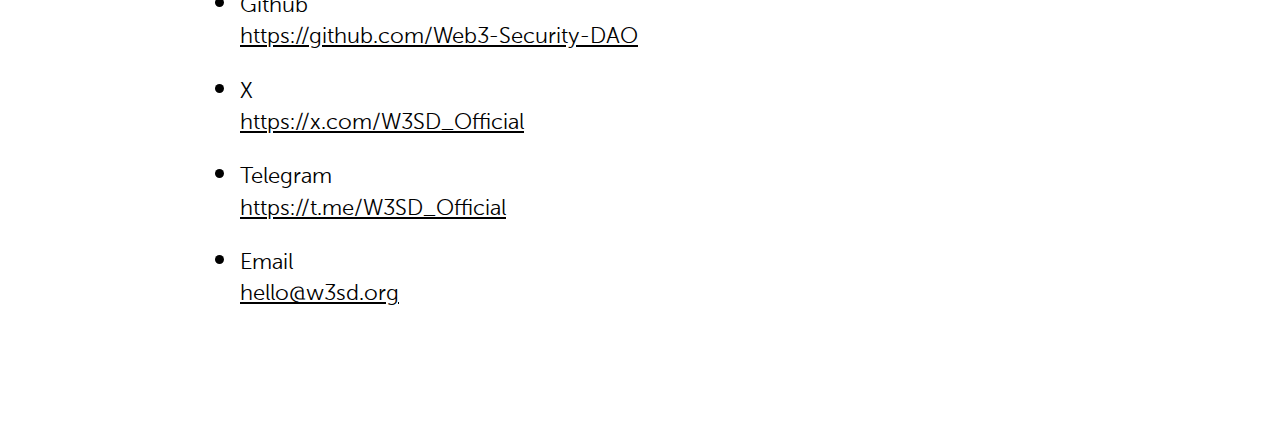
<file: WhitePaper/index.html>
<!doctype html>
<html lang="en">
<head>
<meta charset="utf-8">
<title>Web3 Security DAO (W3SD) WhitePaper</title>
<meta http-equiv="X-UA-Compatible" content="IE=edge,chrome=1"/>
<meta name="viewport" content="width=device-width, initial-scale=1, maximum-scale=1">
<meta name="description" content="Web3 Security DAO (W3SD),Protecting Web3 and Crypto Security Together.">
<meta name="keywords" content="Web3 Security DAO (W3SD),Web3 Security,Crypto Security,Web3 Security Community">

<meta property="og:type" content="website"/>
<meta property="og:title" content="Web3 Security DAO (W3SD)"/>
<meta property="og:url" content="https://w3sd.org"/>
<meta property="og:site_name" content="Web3 Security DAO (W3SD)"/>
<meta property="og:description" content="Protecting Web3 and Crypto Security Together."/>
<meta property="og:image" content="img/w3sd-image.png?23db9d8527a3398854951e7e8"/>

<meta name="twitter:card" content="summary_large_image"/>
<meta name="twitter:site" content="@W3SD_Official"/>
<meta name="twitter:title" content="Web3 Security DAO (W3SD)"/>
<meta name="twitter:description" content="Protecting Web3 and Crypto Security Together."/>
<meta property="twitter:image" content="img/w3sd-image.png?23db9d8527a3398854951e7e8"/>

<link rel="shortcut icon" href="img/favicon.png?23db9d8527a3398854951e7e8">
<link rel="stylesheet" href="css/w3sd-whitepaper.css?23db9d8527a3398854951e7e8">
</head>
<body>

<section class="page program-slogan">
    <h1>
        <a href="https://w3sd.org" class="w3sd-icon"><img src="img/icon.png" title="Web3 Security DAO (W3SD)" alt="Web3 Security DAO (W3SD)" width="64" height="64"></a><strong>Web3 Security DAO (W3SD) WhitePaper</strong>
    </h1>
    <h4>Protecting Web3 and Crypto Security Together.</h4>
    <p>Version 1.0</p>
    <!-- <a href="#" class="download">Download PDF File</a> -->
</section>

<section class="page program-content">
    <h2>1. Introduction</h2>
    <h3>The Growth and Challenges of Web3</h3>
    <p>
        The Web3 ecosystem is advancing rapidly, driving innovations in decentralized finance (DeFi), NFTs, the metaverse, and more. However, alongside these breakthroughs, the sector faces escalating security challenges. Fraud, phishing, and money laundering are increasingly pervasive, endangering user assets and ecosystem stability.
    </p>
    <p>
        In 2024 alone, the cryptocurrency industry reported losses in the billions due to hacking and fraud. These security issues not only undermine user trust but also pose major barriers to mainstream cryptocurrency adoption. High-profile cryptocurrency thefts have further eroded investor confidence.
    </p>
    <p>
        Tether reported in 2024, freezing more than 1,000 high-risk addresses, involving funds exceeding $1 billion. Similarly, Ethereum and Tron have collaborated with regulators, leveraging smart contracts to block hundreds of addresses associated with money laundering and scams.
    </p>
    <section>
        <img src="img/slowmist2024.png" title="SlowMist Hacked Statistical 2024" alt="SlowMist Hacked Statistical 2024" width="100%" height="auto" class="img-border">
        <small>Data source: <a href="https://www.slowmist.com/report/first-half-of-the-2024-report(EN).pdf" target="_blank">2024 Mid-year Blockchain Security and AML Report</a></small>
    </section>
    <p>
        Despite these efforts, they barely scratch the surface. Thousands of high-risk addresses remain unidentified. hidden within the blockchain’s vast expanse. These unidentified addresses—potentially linked to phishing websites, fraudulent investment platforms, and even transnational criminal activities—represent severe threats to the trust and stability of Web3 ecosystem.
    </p>
</section>

<section class="page program-content">
    <h2>2. The Origin of USDT BlackList</h2>
    <p>
        The <strong><a href="https://www.usdtblacklist.com" target="_blank">USDT BlackList</a></strong> project, launched in April 2023, offers a free service for checking the risk levels of cryptocurrency addresses. The platform enable Web3 users identify and avoid on-chain risks. By integrating multi-dimensional data sources, it has developed an intelligent risk analysis system that brings transparency to potential on-chain threats and delivers precise risk warnings. To date, the platform has successfully helped users avoid tens of thousands of high-risk addresses.
    </p>

    <section>
        <img src="img/ubl.png" title="USDT BlackList" alt="USDT BlackList" width="100%" height="auto" class="img-bg">
    </section>
    
    <h4>The main data sources for USDT BlackList include</h4>
    <ul>
        <li>
            <strong>Partner Data</strong><em>-</em>Risk data provided by blockchain security alliances and third-party service providers.
        </li>
        <li>
            <strong>Intelligent Analysis System</strong><em>-</em>Automatic analysis of on-chain transactions and associated activities to identify malicious addresses involved in fraud, phishing, or sanctioned activities.
        </li>
        <li>
            <strong>Public News and Reports</strong><em>-</em>Aggregation and analysis of publicly available reports on Web3 security incidents via a web crawler system.
        </li>
        <li>
            <strong>User Feedback</strong><em>-</em>Collection of user-submitted risk clues, which are validated through community collaboration.
        </li>
    </ul>
    <section>
        <img src="img/data-sources-for-usdtblacklist.png" title="data sources for usdt blacklist" alt="data sources for usdt blacklist" width="100%" height="auto" class="img-bg">
    </section>
</section>

<section class="page program-content">
    <h2>3. Advancing Decentralization</h2>
    <h3>Protecting Web3 and Crypto Security Together.</h3>
    <p>
        After over a year of centralized operations, we realized that relying exclusively on our team is insufficient to comprehensively address the governance of on-chain risks. To involve more individuals in safeguarding Web3 security and to achieve transparent and equitable risk management, we decided to transition to a decentralized governance model via a Decentralized Autonomous Organization (DAO).
    </p>
    <section>
        <img src="img/DAO.png" title="Decentralized Autonomous Organization (DAO)" alt="Decentralized Autonomous Organization (DAO)" width="100%" height="auto" class="img-bg">
    </section>
    <p>
        Through the Web3 Security DAO (W3SD), our goal is to establish a global Web3 security community where individuals, companies, and organizations can become part of the governance structure. Together, we will develop and maintain the world's most reliable Web3 risk data source, empowering every user to contribute to the security of the Web3 ecosystem. 
    </p>

    <h3>3.1 Governance</h3>
    <h4>Benefits of DAO Governance</h4>
    <ul>
        <li>
            <strong>Democratized Decision-Making</strong><em>-</em>All DAO members can propose and vote, enabling collective wisdom to drive decisions.
        </li>
        <li>
            <strong>Transparency and Credibility</strong><em>-</em>Governance records are stored on-chain, making processes traceable and tamper-proof.
        </li>
        <li>
            <strong>Efficiency and Automation</strong><em>-</em>Smart contracts automatically execute voting outcomes, reducing manual intervention and delays.
        </li>
        <li>
            <strong>Inclusivity</strong><em>-</em>Anyone meeting minimum requirements can join as a DAO member and participate in governance.
        </li>
        <li>
            <strong>Incentive Mechanism</strong><em>-</em>Token-based rewards encourage greater participation, boosting community activity and data quality.
        </li>
    </ul>

    <h4>Principles of DAO Governance</h4>
    <ul>
        <li>
            <strong>On-Chain Proposals</strong><em>-</em>DAO members can submit proposals, such as marking an address as high-risk.
        </li>
        <li>
            <strong>Voting Mechanism</strong><em>-</em>Once a proposal is submitted, eligible DAO members vote to support or oppose it.
        </li>
        <li>
            <strong>Smart Contract Execution</strong><em>-</em>After voting concludes, smart contracts execute the decision, updating risk records and distributing rewards accordingly.
        </li>
    </ul>

    <section>
        <img src="img/how-web3-voting-works.png" title="how web3 voting works" alt="how web3 voting works" width="100%" height="auto" class="img-bg">
    </section>

    <p>
        By embracing DAO governance, the community shifts from passive recipients of centralized services to active creators and managers of risk data.
    </p>

    <h3>3.2 Web3 Voting</h3>
    <h4>Advantages of Web3 Voting</h4>
    <ul>
        <li>
            <strong>Enhanced Security</strong><em>-</em>Cryptographic techniques and consensus mechanisms protect the integrity of voting results.
        </li>
        <li>
            <strong>Transparency</strong><em>-</em>All proposals, votes, and results are publicly accessible, eliminating opaque operations.
        </li>
        <li>
            <strong>High Efficiency</strong><em>-</em>Smart contracts automate execution, reducing costs and time.
        </li>
        <li>
            <strong>Real-Time Updates</strong><em>-</em>Proposals and voting outcomes can be updated in realtime, accelerating decision-making.
        </li>
        <li>
            <strong>Fairness</strong><em>-</em>Token holdings and participation balance voting power, ensuring democratic governance.
        </li>
        <li>
            <strong>Global Accessibility</strong><em>-</em>On-chain voting removes geographic barriers, fostering worldwide participation and collaboration.
        </li>
    </ul>
    <p>
        Through decentralized governance and incentive models, W3SD unites Web3 users globally to build a secure, transparent, and trustworthy on-chain ecosystem.
    </p>

    <h4>Incentive Rules</h4>
    <ul>
        <li>
            If a proposal passes, both the proposer and supportive voters receive rewards.
        </li>
        <li>
            If a proposal fails, only supportive voters are rewarded, discouraging frivolous proposals.
        </li>
    </ul>

    <h3>3.3 Token</h3>
    <h4>Roles of Governance Tokens</h4>
    <ul>
        <li>
            <strong>Voting Weight</strong><em>-</em>Each token represents one vote. Members holding more tokens have greater influence, aligning rights with responsibilities.
        </li>
        <li>
            <strong>Incentive Mechanism</strong><em>-</em>Tokens serve as rewards to encourage active participation in proposals, voting, and data submission.
        </li>
        <li>
            <strong>Economic Sustainability</strong><em>-</em>Token distribution and consumption (e.g., governance fees) ensure the long-term viability of the community.
        </li>
        <li>
            <strong>Access Control</strong><em>-</em>Holding tokens is a prerequisite for governance participation, fostering a community of engaged and contributing members.
        </li>
    </ul>

    <section>
        <img src="img/governance-token.png" title="governance token" alt="governance token" width="100%" height="auto" class="img-bg">
    </section>

    <h4>Advantages of Governance Tokens</h4>
    <ul>
        <li>
            <strong>Fairness</strong><em>-</em>Token holdings determine voting weight, preventing governance monopolization.
        </li>
        <li>
            <strong>Value Creation</strong><em>-</em>Token circulation and appreciation are directly tied to community growth.
        </li>
        <li>
            <strong>Resource Allocation</strong><em>-</em>Token-based rewards attract developers, data contributors, and security researchers.
        </li>
    </ul>
</section>

<section class="page program-content">
    <h2>4. Built on Polkadot</h2>
    <p>
        As blockchain technology continues to evolve, both Layer 1 and Layer 0 networks are rapidly expanding, each serving distinct purposes within the ecosystem. From the vast cosmos of blockchain ecosystems, Polkadot stands out with a clear vision:
    </p>
    <section>
        <img src="img/built-on-polkadot.png" title="Built on Polkadot" alt="Built on Polkadot" width="100%" height="auto" class="img-bg">
    </section>

    <cite>
        "We envision a Web where our identity and our data is our own - safely secured from any central authority."<em> — Polkadot network</em>
    </cite>
    <p>
        Expanding on the above, Polkadot’s founder aims to establish the multi-chain web of the future.
    </p>
    <cite>
        "My goal isn’t to build a multi-chain universe. Interoperability is a means of reaching a goal but isn’t the goal itself. My goal is to create Web3, a third generation Internet platform allowing for barrier-less trading and service provisions throughout the realm of human endeavor."<em>— Dr. Gavin Wood, Founder of Polkadot</em>
    </cite>
</section>

<section class="page program-content">
    <h2>5. Roadmap</h2>
    <h3>Completed and Future plans</h3>
    <ul>
        <li class="done">
            <strong>2023 Q2</strong>
            <ul>
                <li><a href="https://www.usdtblacklist.com" target="_blank">USDT BlackList</a> project beta version been launched.</li>
            </ul>
        </li>
        <li class="done">
            <strong>2023 Q3</strong>
            <ul>
                <li>Joined the <a href="https://cryptodefendersalliance.com" target="_blank">Crypto Defenders Alliance (CDA)</a> and shared data bidirectionally with CDA.</li>
            </ul>
        </li>
        <li class="done">
            <strong>2023 Q4</strong>
            <ul>
                <li>USDT BlackList released a <a href="https://chromewebstore.google.com/detail/usdt-blacklist-risk-level/fmlfdnkldokiieddhibmmkdgphhbjgdg" target="_blank">Chrome browser extension</a>.</li>
                <li>USDT BlackList got Featured badge from Google Chrome store.</li>
            </ul>
        </li>
        <li class="done">
            <strong>2024 Q1</strong>
            <ul>
                <li>USDT BlackList project released the official version.</li>
                <li>Opened risk data <a href="https://docs.usdtblacklist.com" target="_blank">API</a>.</li>
            </ul>
        </li>
        <li class="done">
            <strong>2024 Q2</strong>
            <ul>
                <li><a href="https://t.me/USDTBlackList_bot" target="_blank">Telegram Bot</a> been launched, providing a faster query entry.</li>
            </ul>
        </li>
        <li class="done">
            <strong>2024 Q3</strong>
            <ul>
                <li>Established strategic cooperation with <a href="https://www.onchainaml.com" target="_blank">OnChainAML</a>.</li>
                <li>Completed data ETL (Extract, Transform, Load) for improving data quality.</li>
            </ul>
        </li>
        <li>
            <strong>2024 Q4</strong>
            <ul>
                <li>Launch a Decentralized Autonomous Organization architecture Program.</li>
                <li>Seek other external cooperation opportunities.</li>
            </ul>
        </li>
        <li>
            <strong>2025 Q1</strong>
            <ul>
                <li>Release the Web3 Security DAO members’ dashboard.</li>
                <li>Publish DAO’s Token reward mechanism.</li>
                <li>Release DAO governance smart contracts.</li>
            </ul>
        </li>
        <li>
            <strong>2025 Q2</strong>
            <ul>
                <li>Build to be most active Web3 Security community and activate member passion.</li>
                <li>Support popular cryptocurrency address (BTC, DOT, SOL, etc.).</li>
                <li>Reach out 500,000+ records at least.</li>
            </ul>
        </li>
        <li>
            <strong>2025 Q3</strong>
            <ul>
                <li>Support risk domain blacklist query.</li>
                <li>&gt; 10,000,000 risk address records.</li>
            </ul>
        </li>
        <li>
            <strong>2025 Q4</strong>
            <ul>
                <li>Build the global most reliable data source and Web3 security community.</li>
                <li>Deeply cooperate with Exchanges/Crypto Wallets to create AML ecosystem.</li>
            </ul>
        </li>
    </ul>
</section>

<section class="page program-content">
    <h2>6. Mission and Vision</h2>

    <h3>6.1 Mission</h3>
    <p>
        To build the global most reliable risk data source and Web3 security community through decentralized autonomous organizations and community collaboration, ensuring on-chain security for every user and promoting the sustainable growth of Web3.
    </p>

    <h3>6.2 Vision</h3>
    <ul>
        <li>
            <strong>Become the Global Standard for Web3 Security</strong><em>-</em>Establish a trusted framework for risk governance in the Web3 ecosystem through transparency.
        </li>
        <li>
            <strong>Build a Global Security Community</strong><em>-</em>Engage individuals, enterprises, and organizations to collectively protect the on-chain ecosystem.
        </li>
        <li>
            <strong>Foster On-Chain Transparency</strong><em>-</em>Use DAO governance and decentralized technologies to eliminate information asymmetry, enhancing safety and reliability in on-chain activities.
        </li>
        <li>
            <strong>Incentivize Innovation and Collaboration</strong><em>-</em>Encourage developers and researchers in Web3 security to innovate, driving technological progress and ecosystem prosperity.
        </li>
    </ul>
    <section>
        <img src="img/web3-safe.png" title="making the Web3 world safer and more trustworthy!" alt="making the Web3 world safer and more trustworthy!" width="100%" height="auto" class="img-bg">
    </section>
    <p>
        We firmly believe that with the collective effort of users worldwide, Web3 Security DAO (W3SD) will become cornerstones of Web3 security, making the Web3 world safer and more trustworthy!
    </p>
</section>

<section class="page program-content">
    <h2>7. Contact</h2>
    <ul>
        <li>
            <strong>Website</strong>
            <small><a href="https://w3sd.org">https://w3sd.org</a></small>
        </li>
        <li>
            <strong>Github</strong>
            <small><a href="https://github.com/Web3-Security-DAO">https://github.com/Web3-Security-DAO</a></small>
        </li>
        <li>
            <strong>X</strong>
            <small><a href="https://x.com/W3SD_Official">https://x.com/W3SD_Official</a></small>
        </li>
        <li>
            <strong>Telegram</strong>
            <small><a href="https://t.me/W3SD_Official">https://t.me/W3SD_Official</a></small>
        </li>
        <li>
            <strong>Email</strong>
            <small><a href="mailto:hello@w3sd.org">hello@w3sd.org</a></small>
        </li>
    </ul>
</section>

<!-- Google tag (gtag.js) -->
<script async src="https://www.googletagmanager.com/gtag/js?id=G-VSWD32GP1X"></script>
<script>
  window.dataLayer = window.dataLayer || [];
  function gtag(){dataLayer.push(arguments);}
  gtag('js', new Date());
  gtag('config', 'G-VSWD32GP1X');
</script>

</body>
</html>
</file>
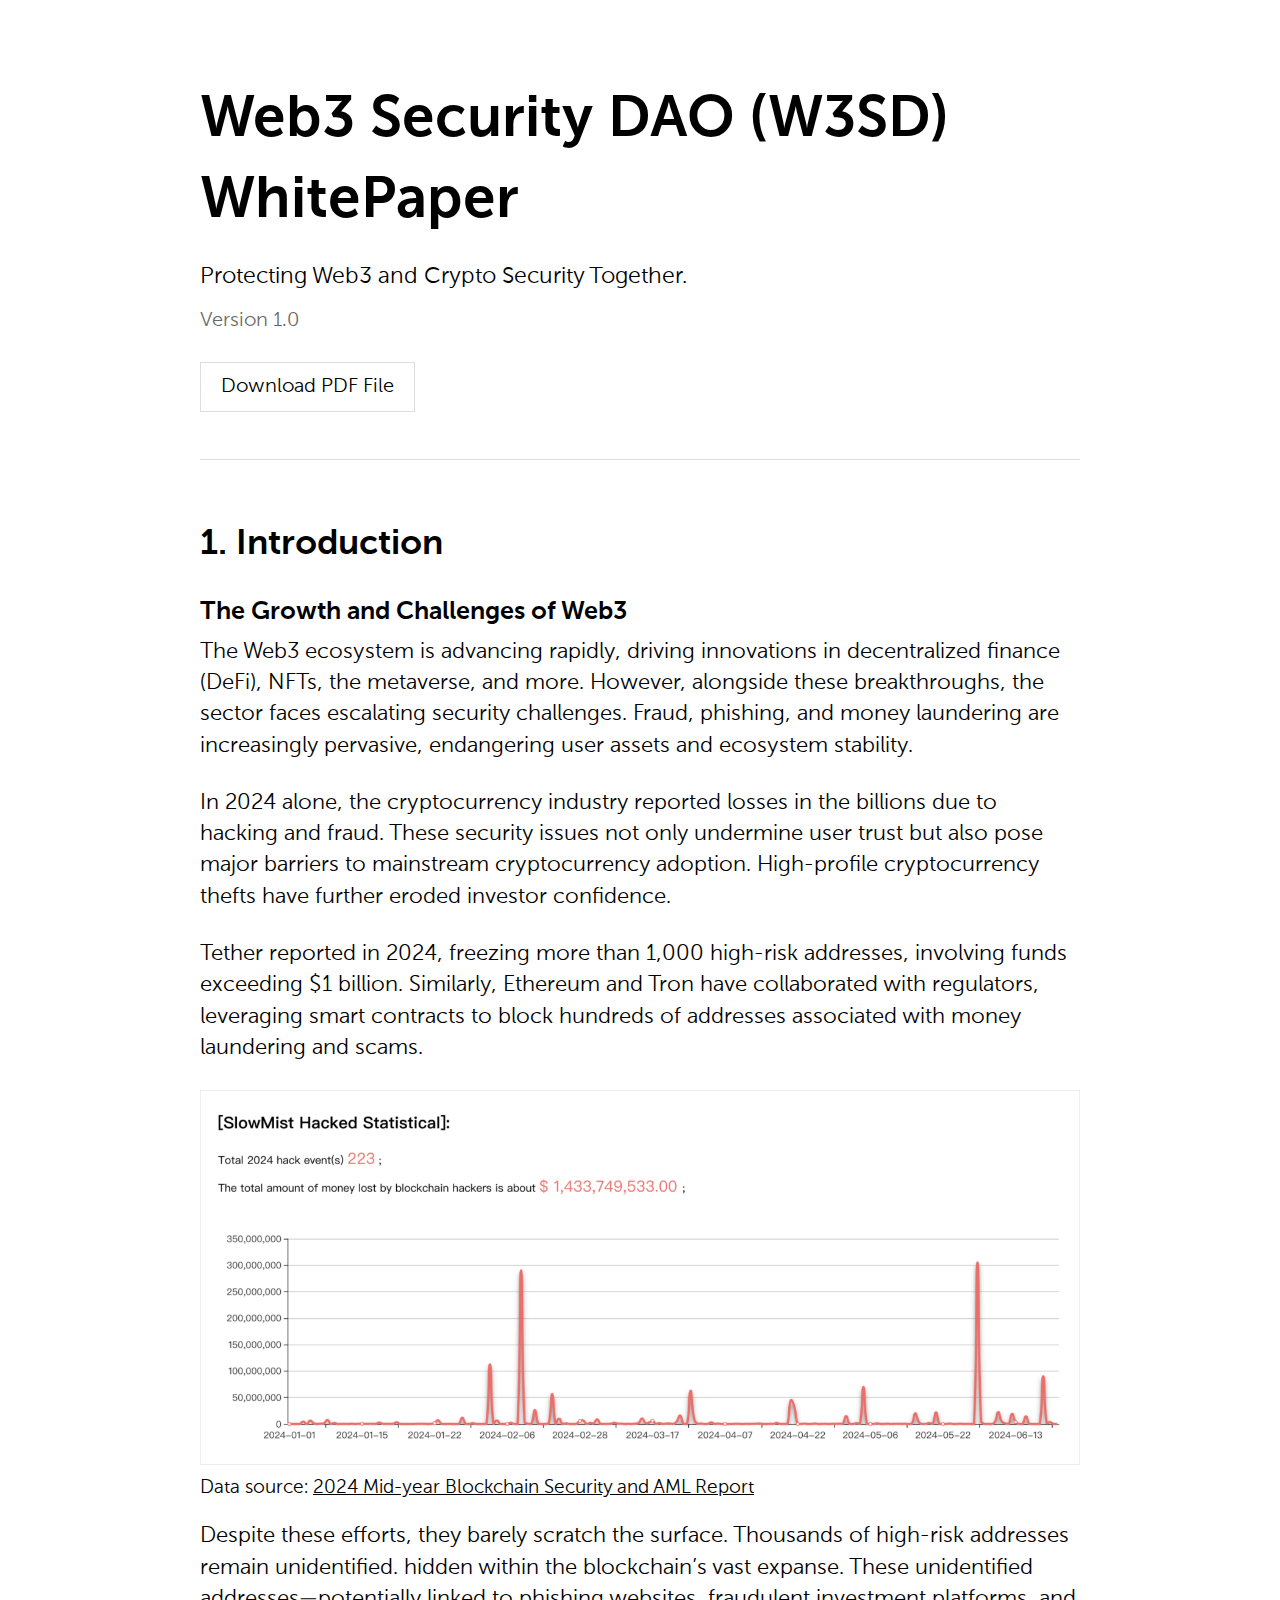
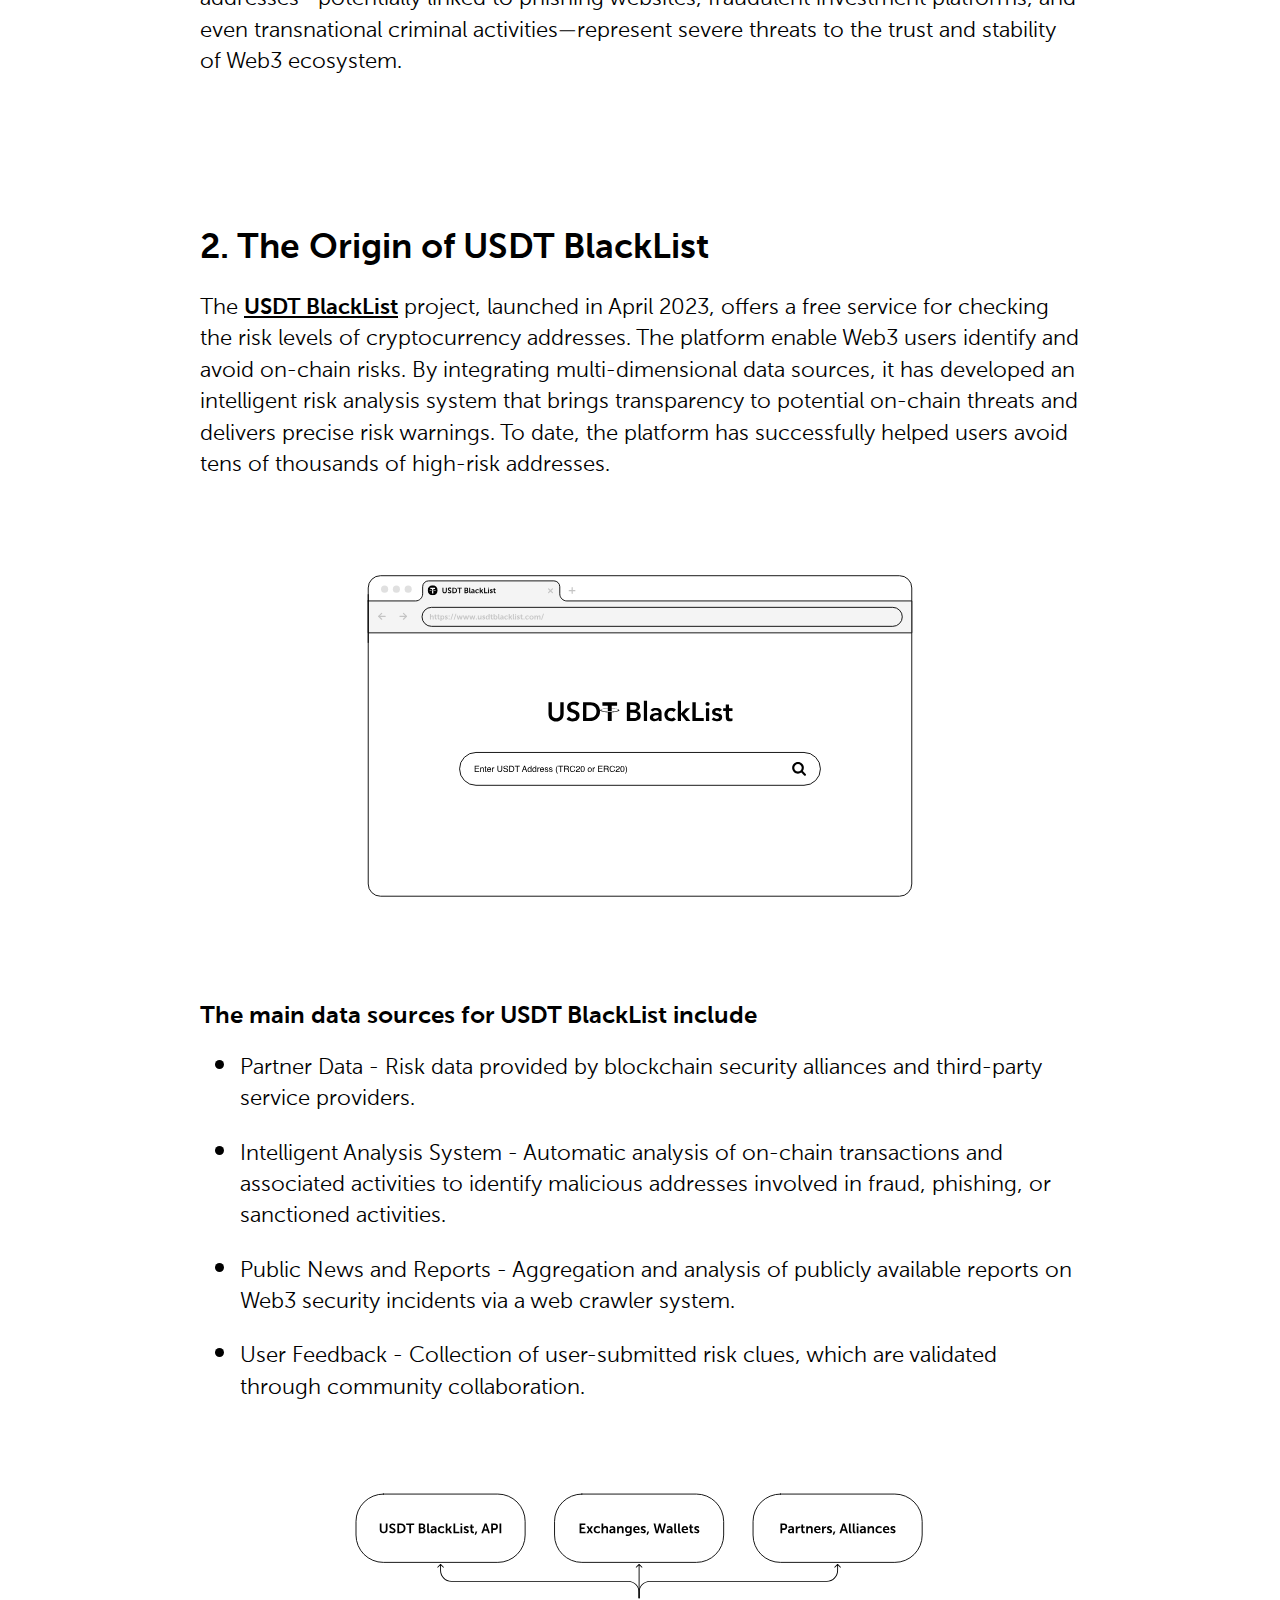
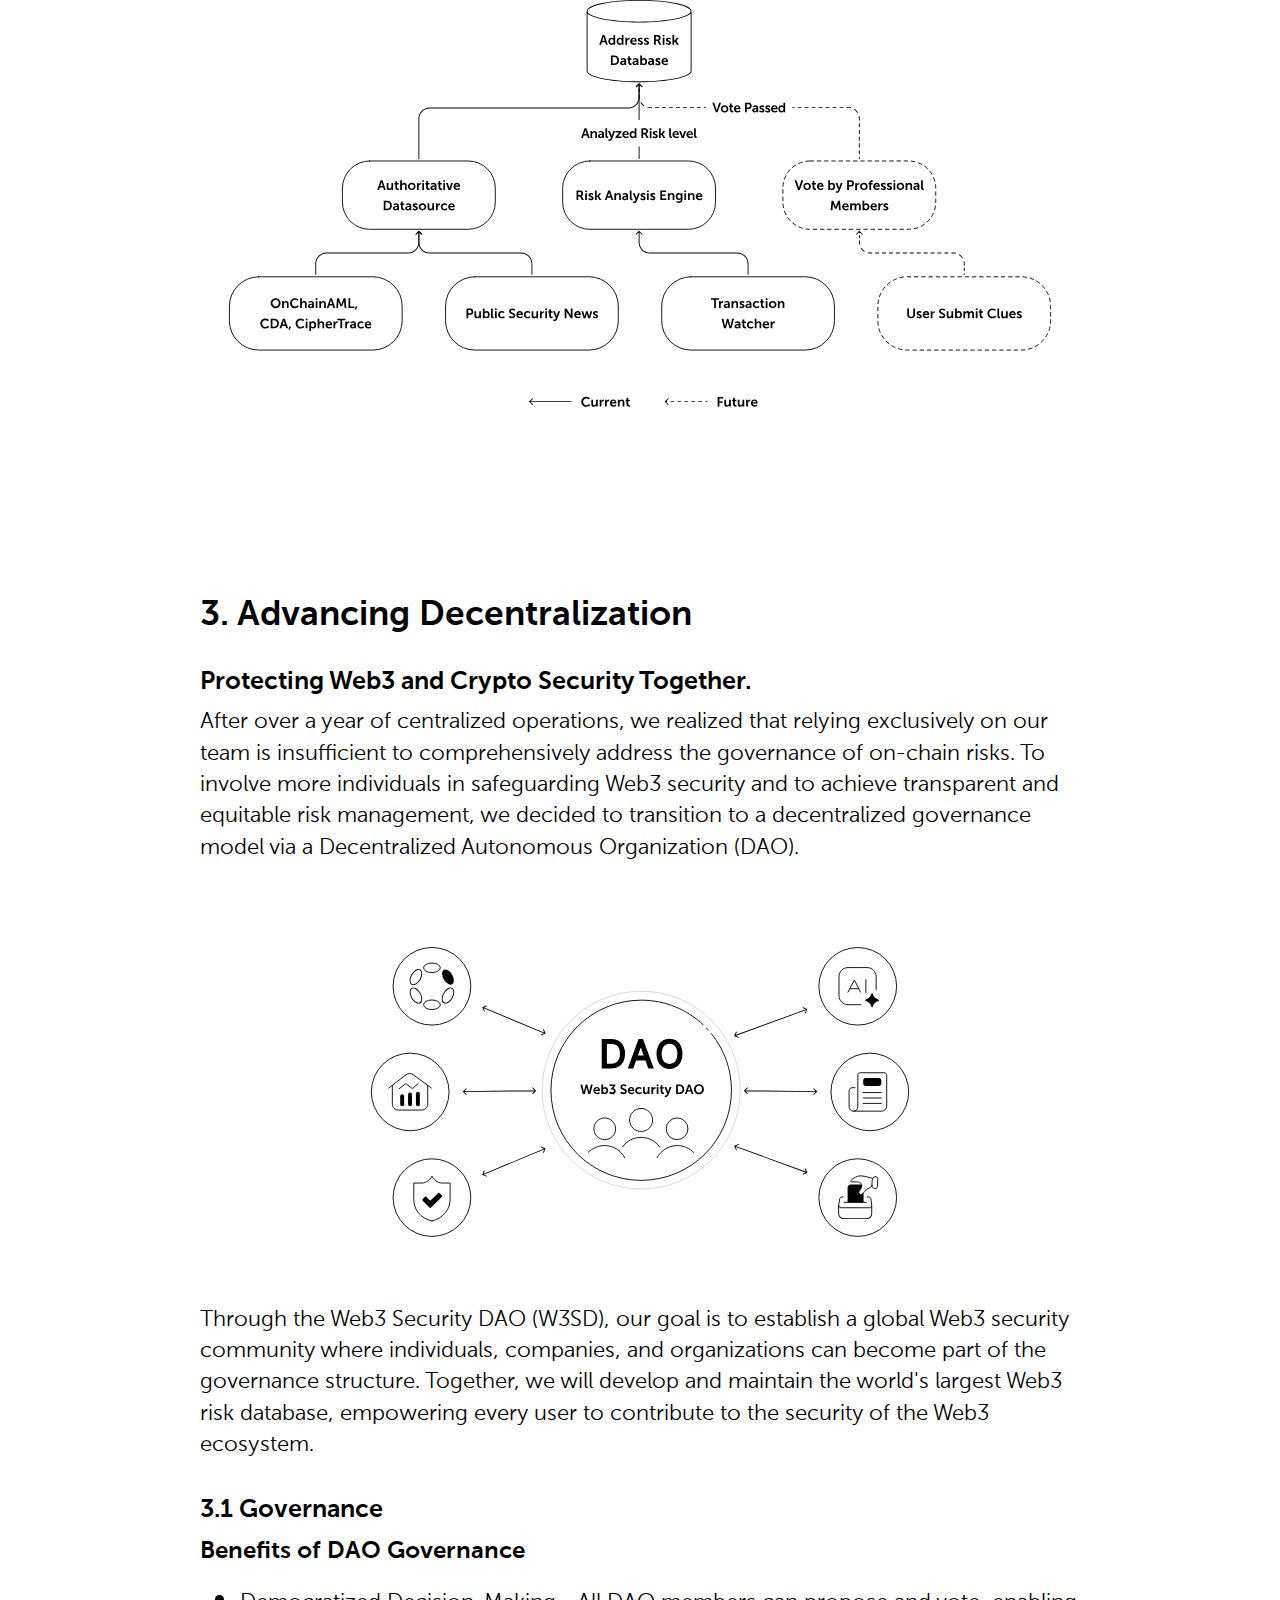
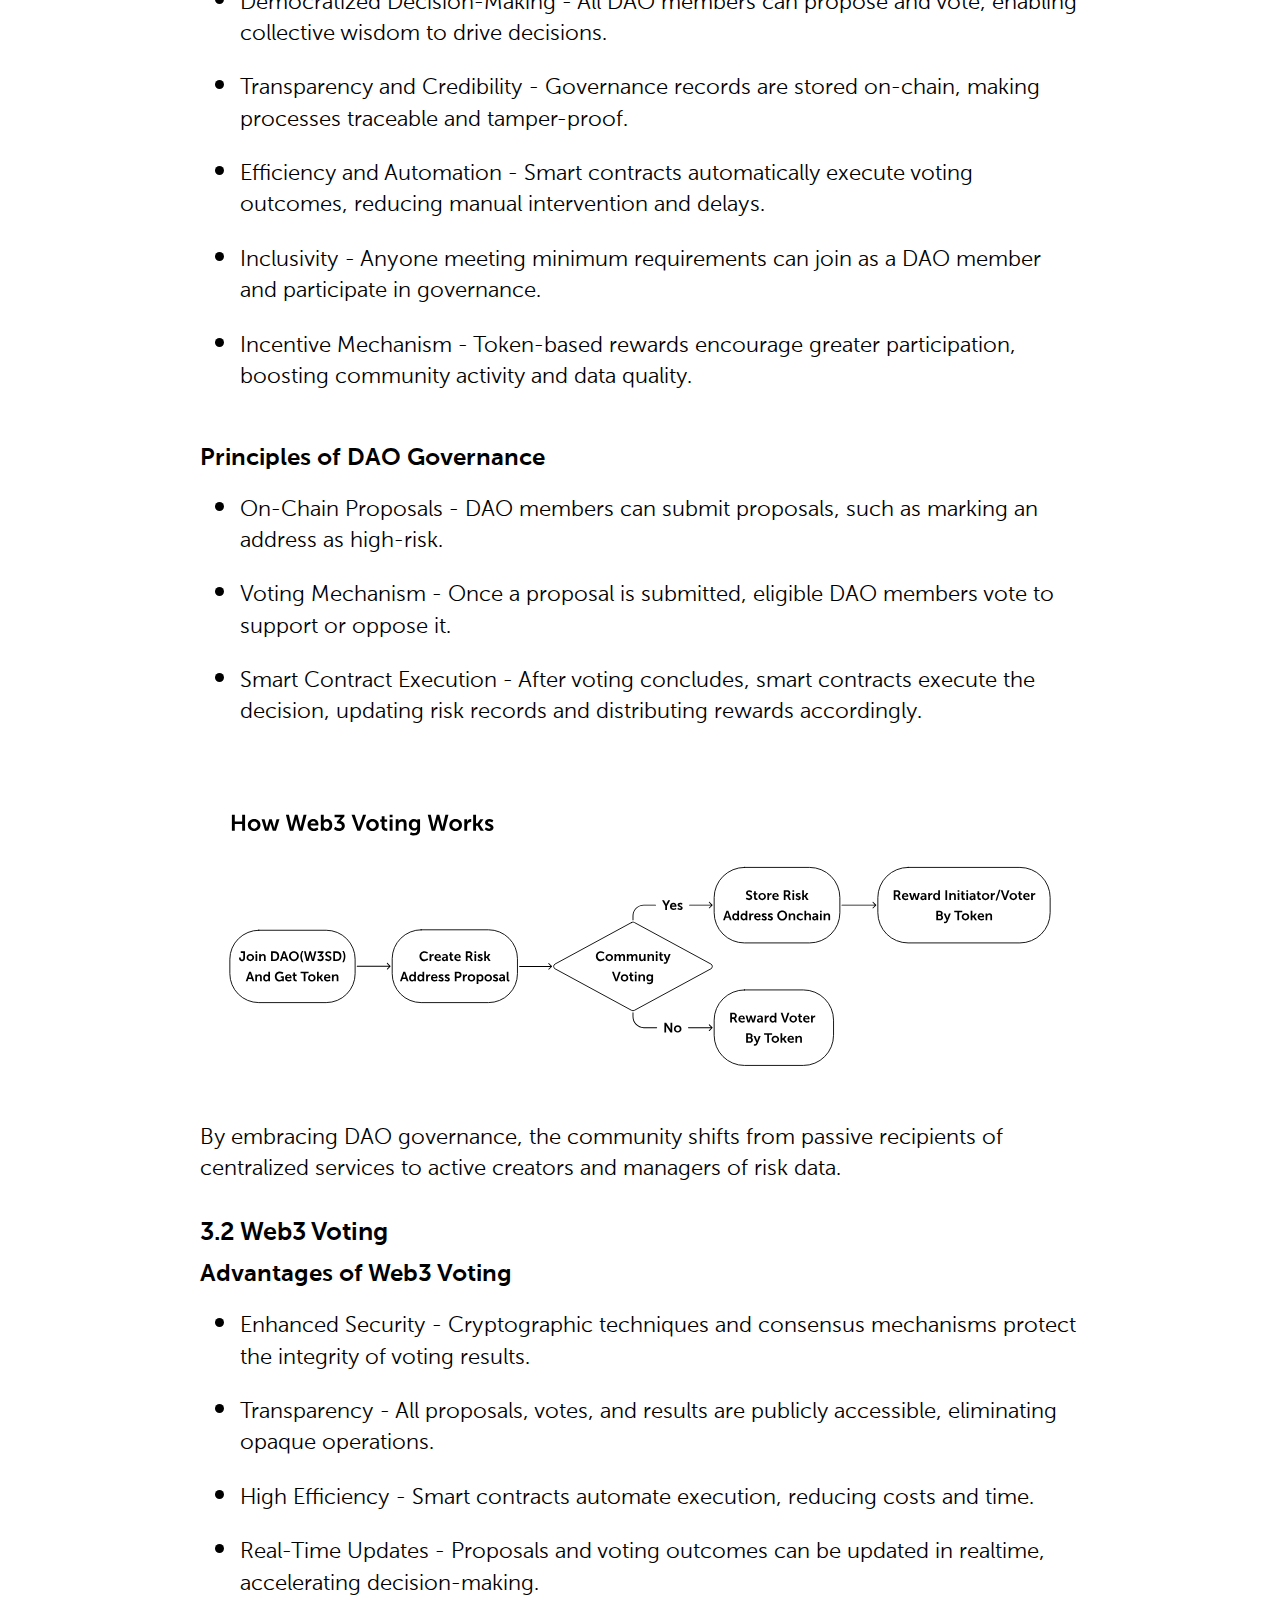
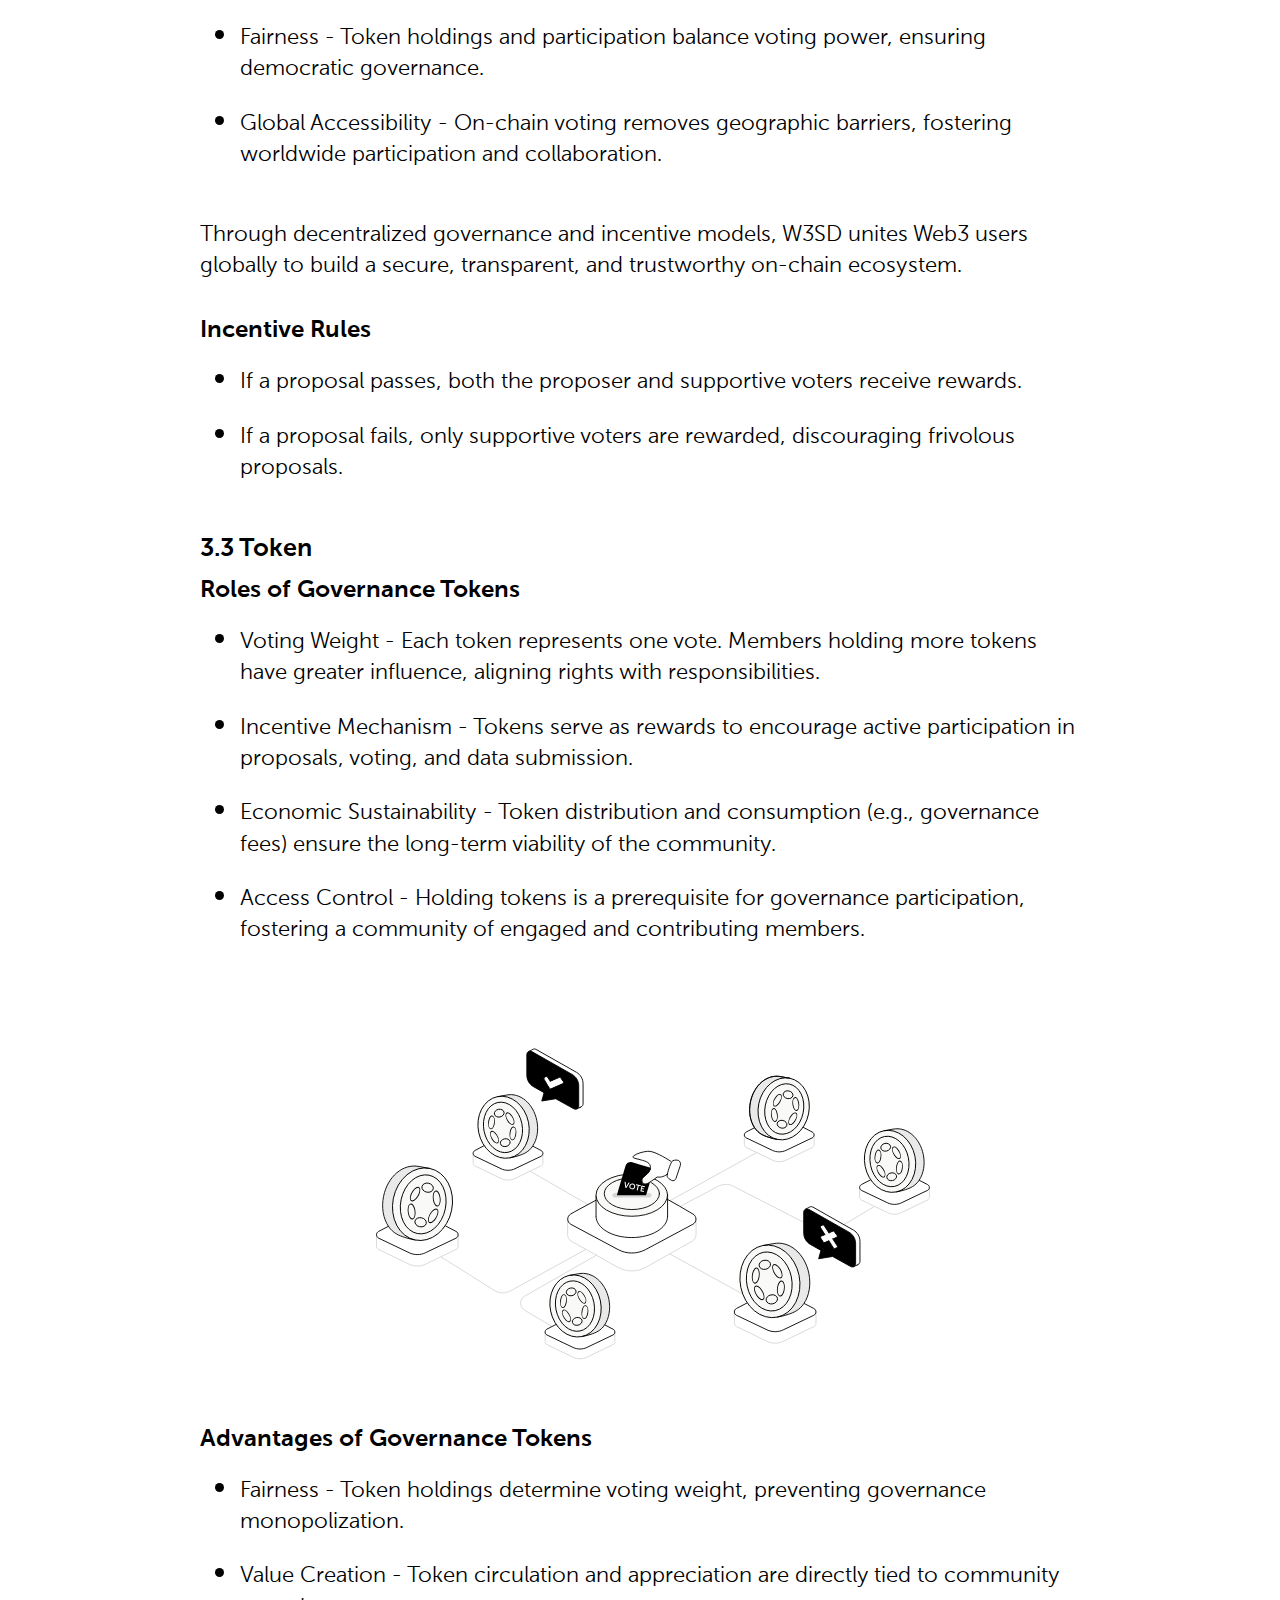
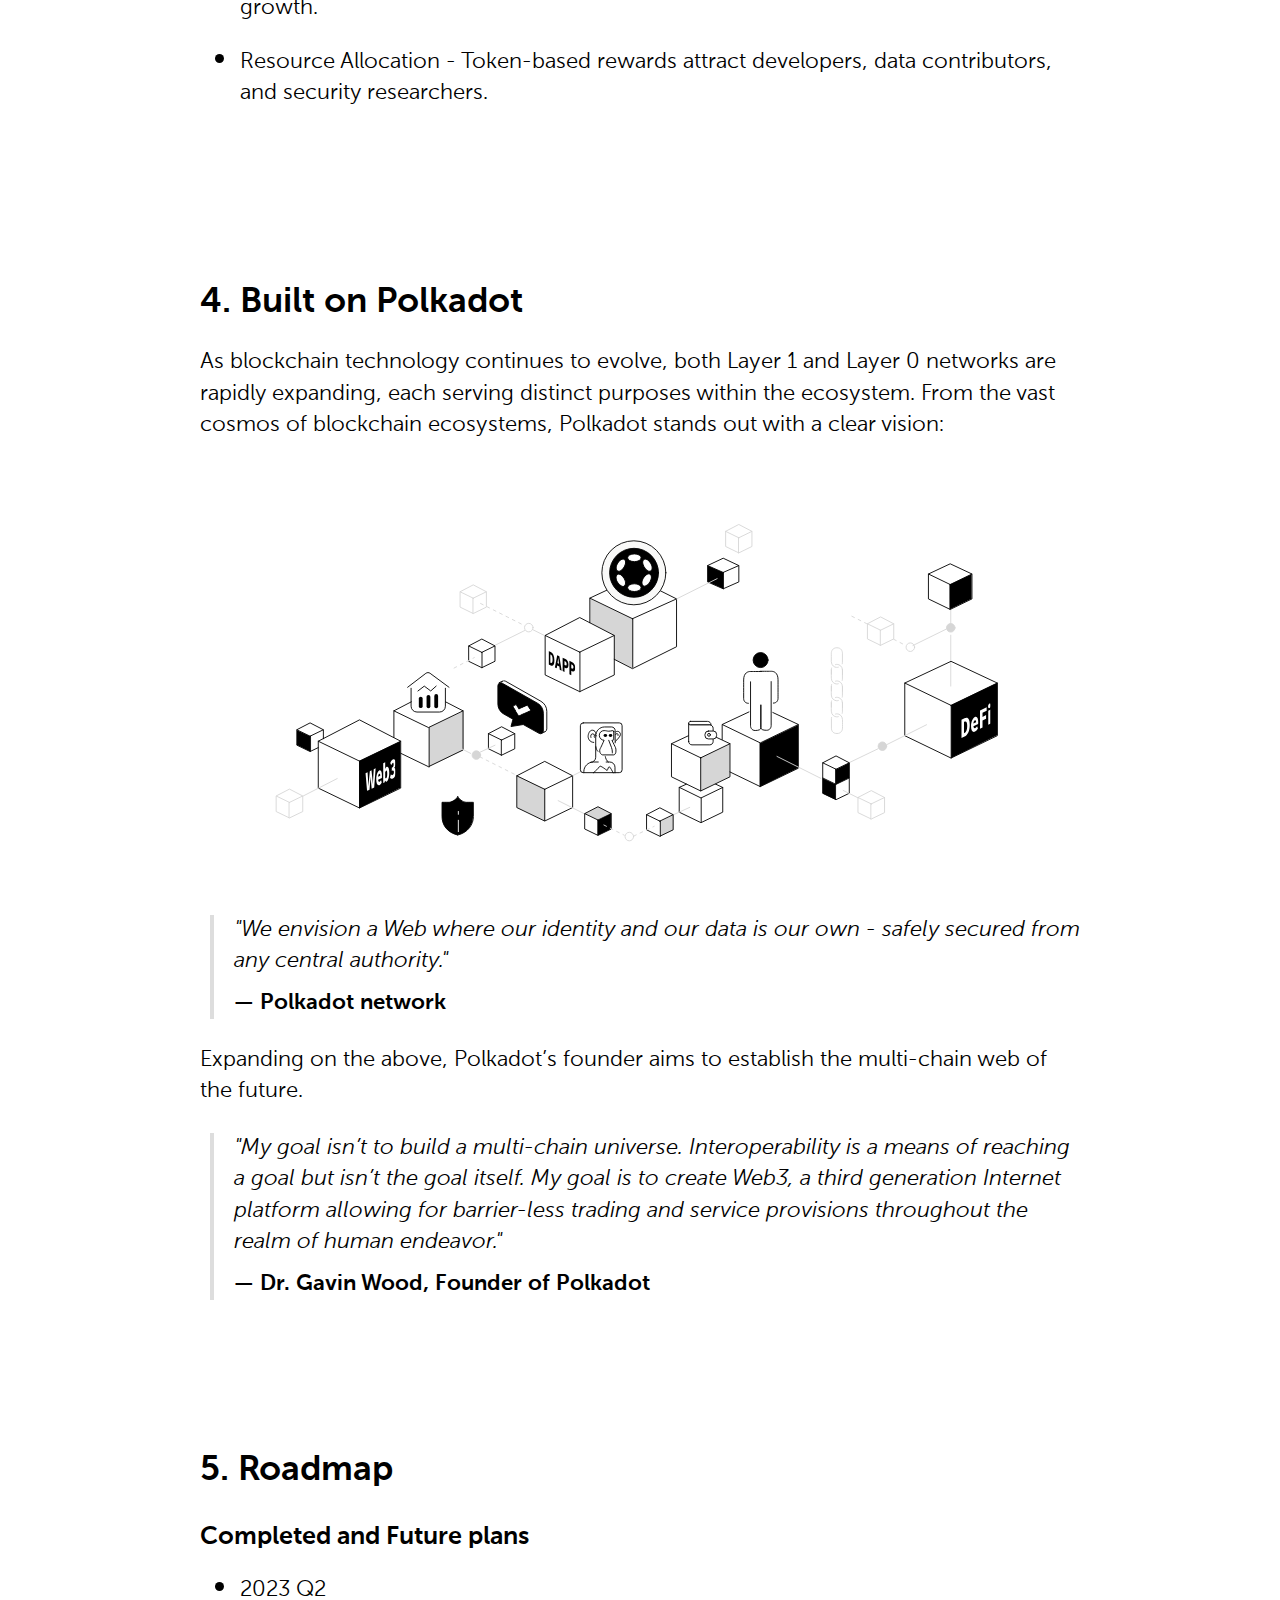
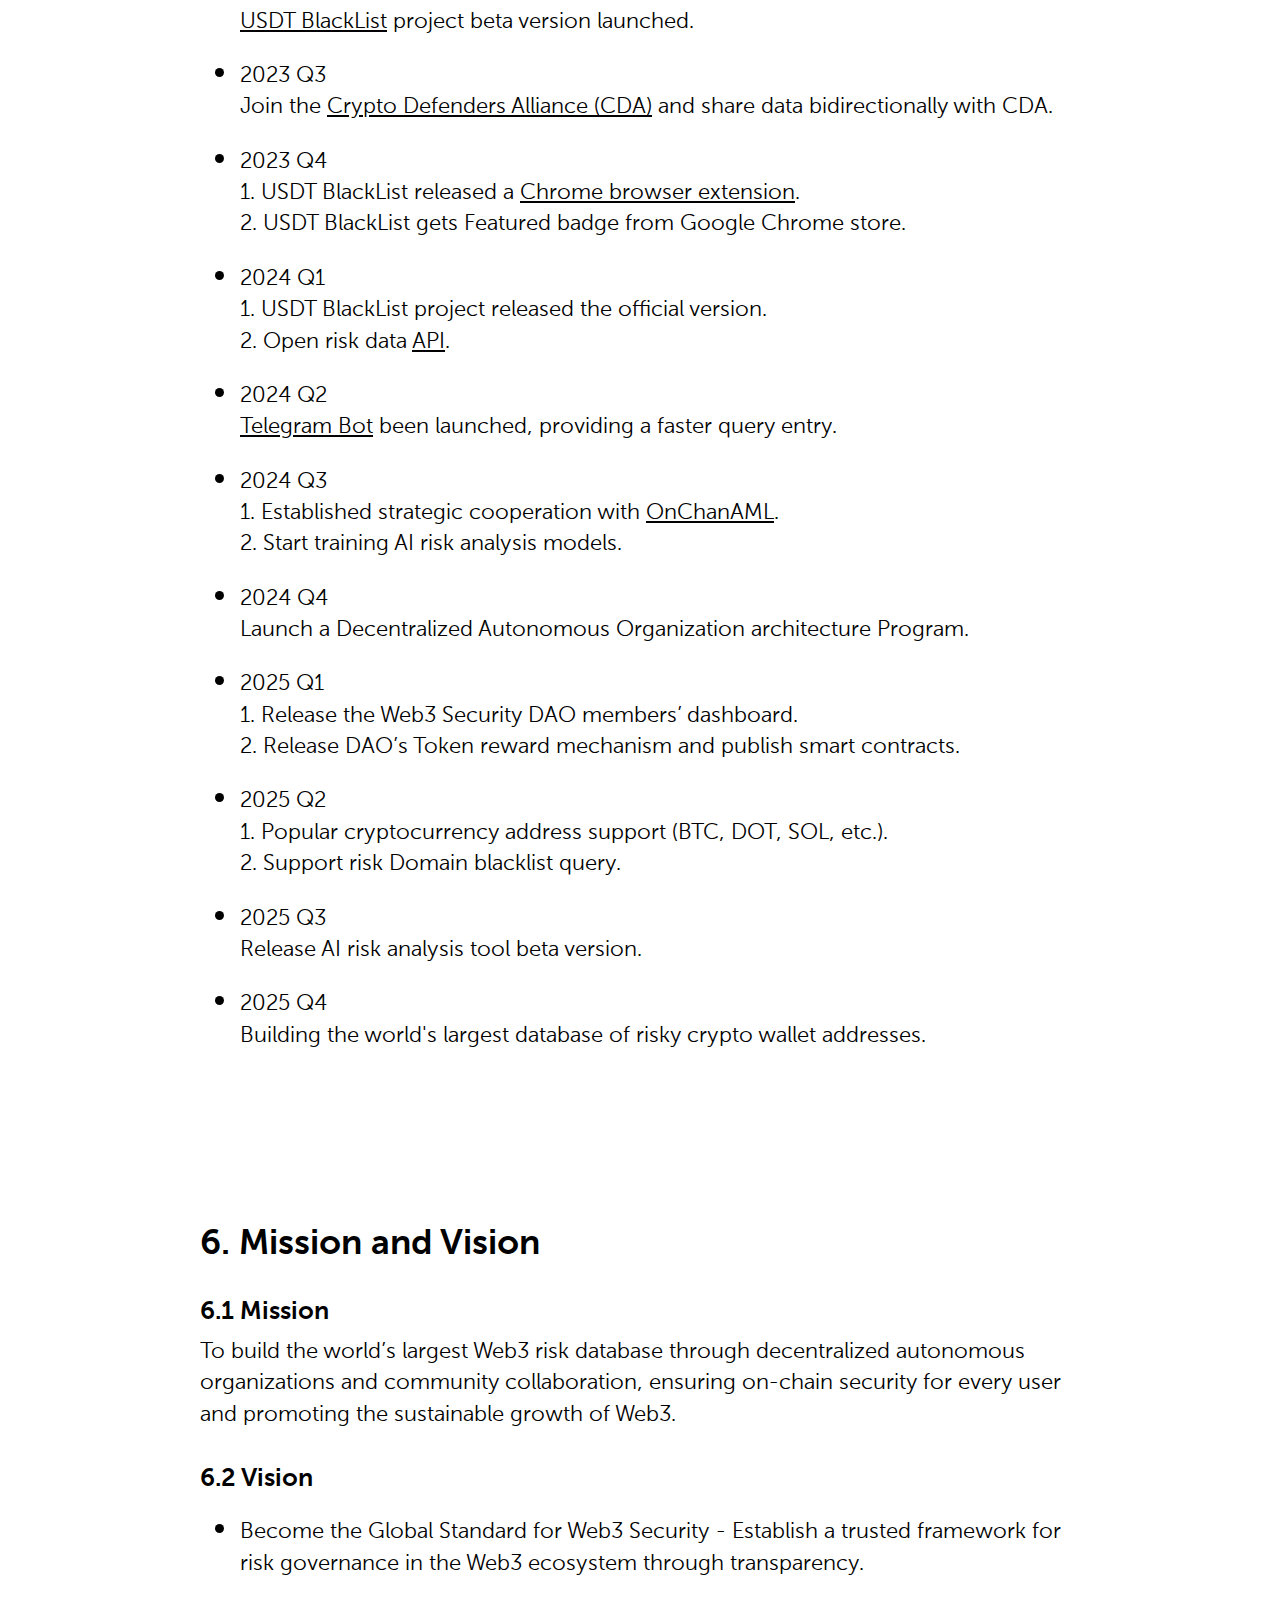
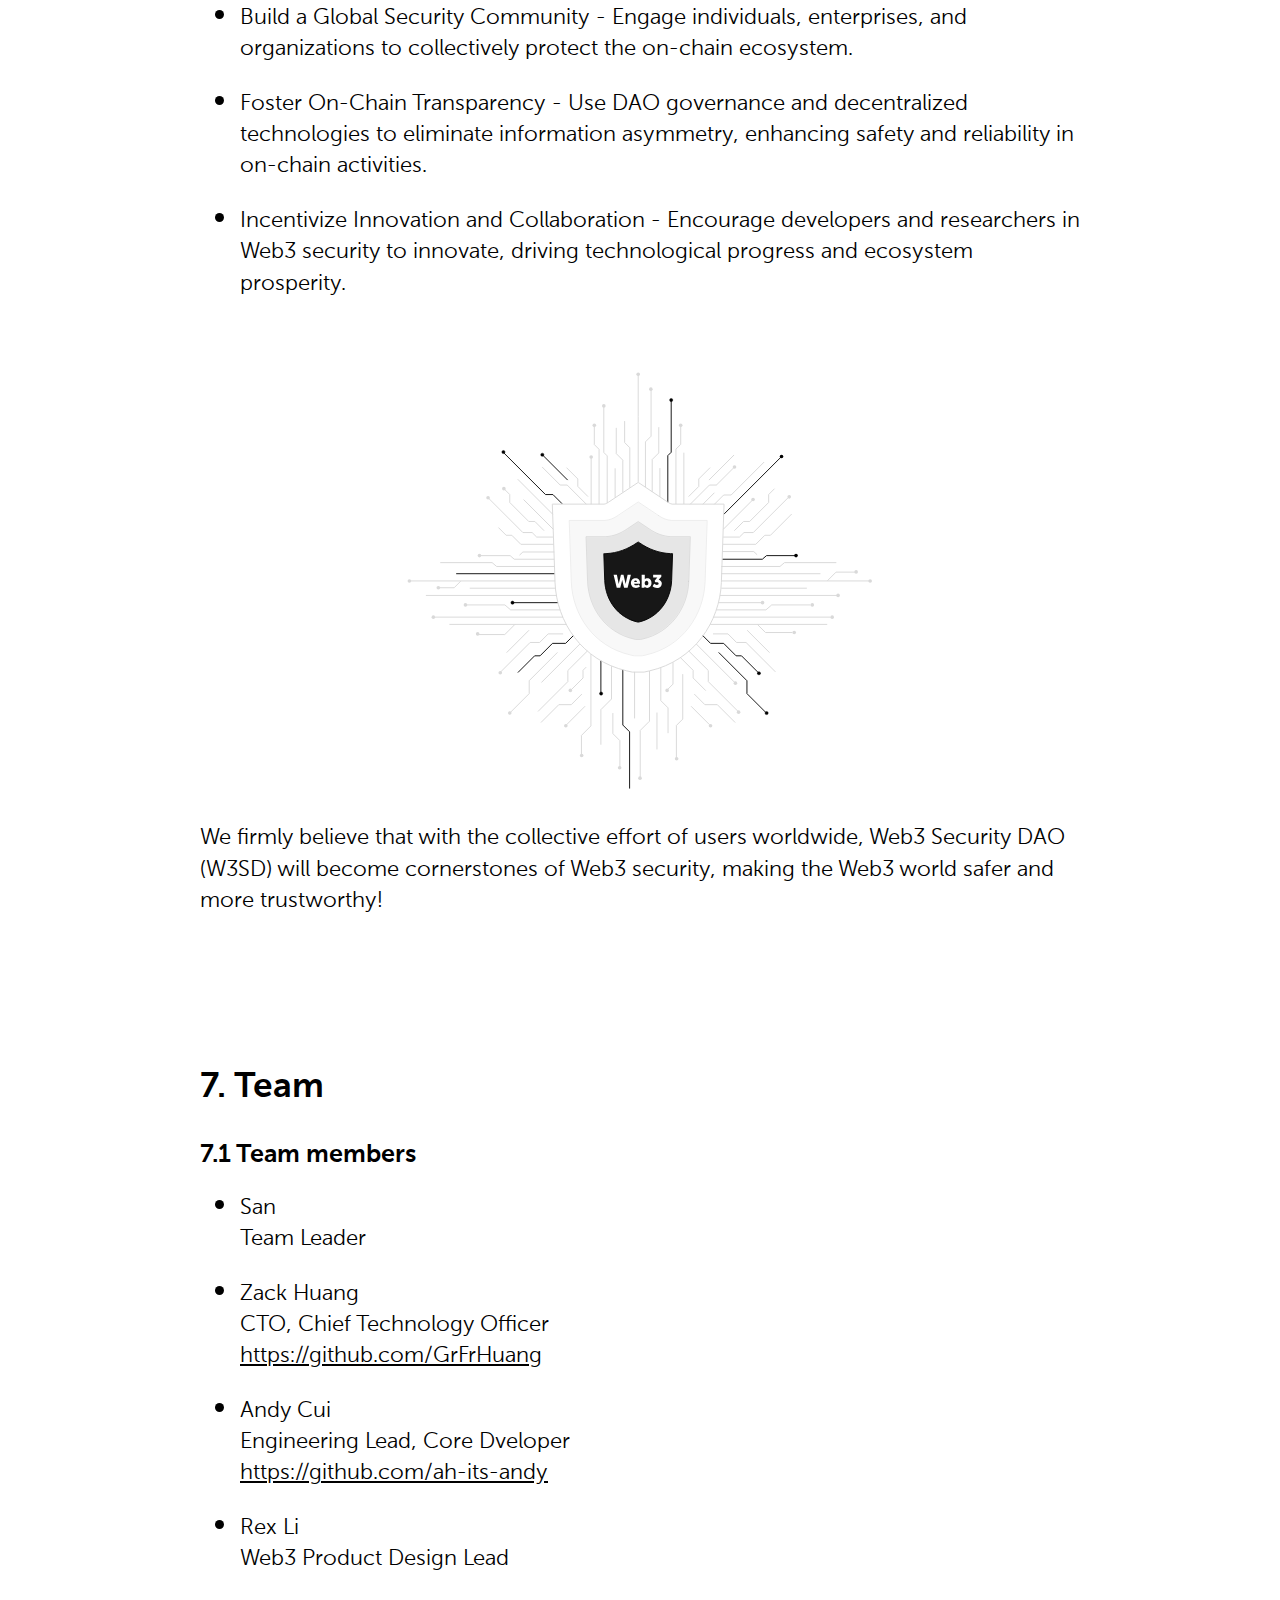
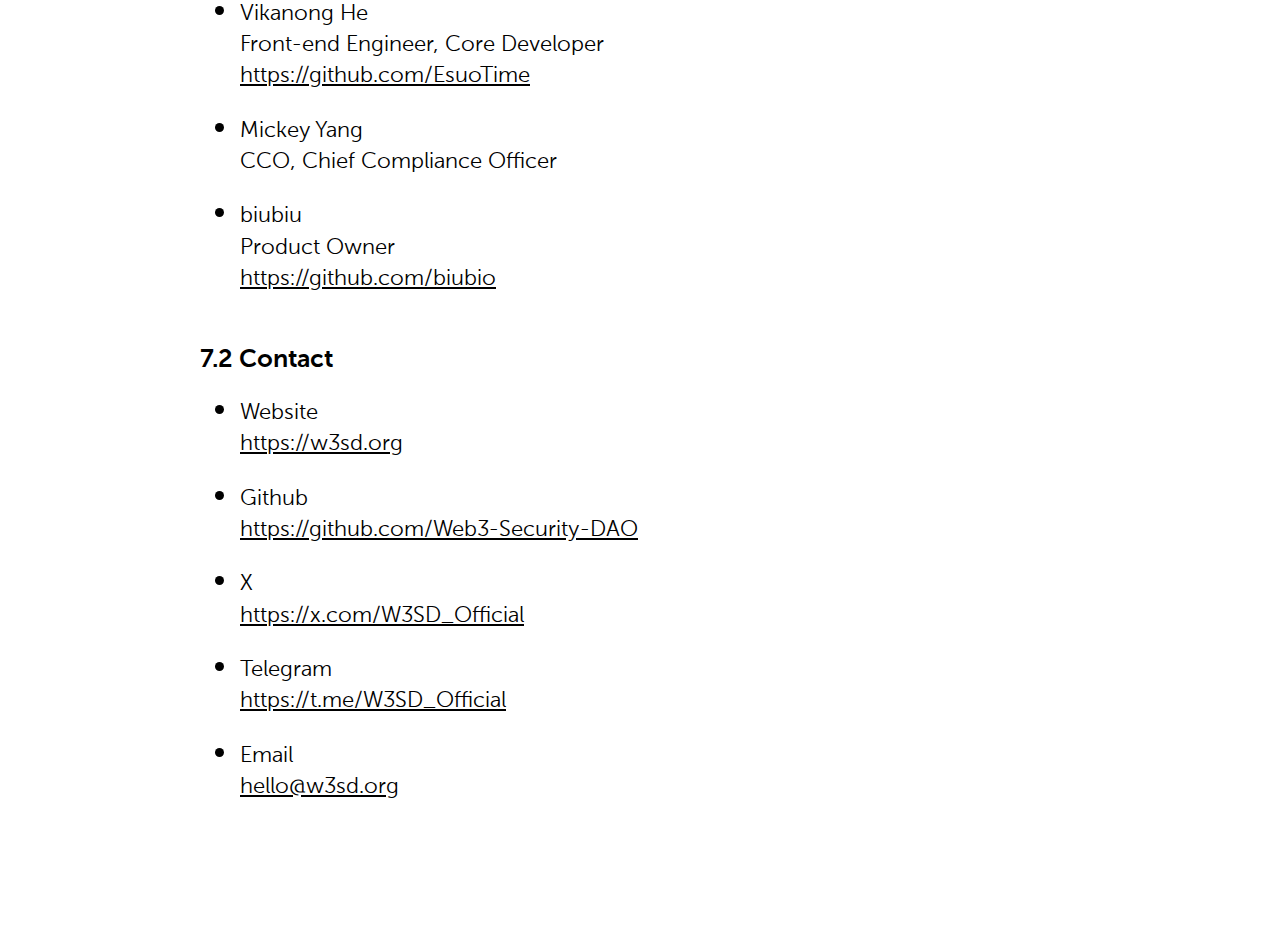
<file: WhitePaper/whitepaper.html>
<!doctype html>
<html lang="en">
<head>
<meta charset="utf-8">
<title>Web3 Security DAO (W3SD) WhitePaper</title>
<meta http-equiv="X-UA-Compatible" content="IE=edge,chrome=1"/>
<meta name="viewport" content="width=device-width, initial-scale=1, maximum-scale=1">

<link rel="stylesheet" href="css/w3sd-whitepaper.css">
</head>

<body>

<section class="page program-slogan">
    <h1>Web3 Security DAO (W3SD) WhitePaper</h1>
    <h4>Protecting Web3 and Crypto Security Together.</h4>
    <p>Version 1.0</p>
    <a href="#" class="download">Download PDF File</a>
</section>

<section class="page program-content">
    <h2>1. Introduction</h2>
    <h3>The Growth and Challenges of Web3</h3>
    <p>
        The Web3 ecosystem is advancing rapidly, driving innovations in decentralized finance (DeFi), NFTs, the metaverse, and more. However, alongside these breakthroughs, the sector faces escalating security challenges. Fraud, phishing, and money laundering are increasingly pervasive, endangering user assets and ecosystem stability.
    </p>
    <p>
        In 2024 alone, the cryptocurrency industry reported losses in the billions due to hacking and fraud. These security issues not only undermine user trust but also pose major barriers to mainstream cryptocurrency adoption. High-profile cryptocurrency thefts have further eroded investor confidence.
    </p>
    <p>
        Tether reported in 2024, freezing more than 1,000 high-risk addresses, involving funds exceeding $1 billion. Similarly, Ethereum and Tron have collaborated with regulators, leveraging smart contracts to block hundreds of addresses associated with money laundering and scams.
    </p>
    <section>
        <img src="img/slowmist2024.png" title="SlowMist Hacked Statistical 2024" alt="SlowMist Hacked Statistical 2024" width="100%" height="auto" class="img-border">
        <small>Data source: <a href="https://www.slowmist.com/report/first-half-of-the-2024-report(EN).pdf" target="_blank">2024 Mid-year Blockchain Security and AML Report</a></small>
    </section>
    <p>
        Despite these efforts, they barely scratch the surface. Thousands of high-risk addresses remain unidentified. hidden within the blockchain’s vast expanse. These unidentified addresses—potentially linked to phishing websites, fraudulent investment platforms, and even transnational criminal activities—represent severe threats to the trust and stability of Web3 ecosystem.
    </p>
</section>

<section class="page program-content">
    <h2>2. The Origin of USDT BlackList</h2>
    <p>
        The <strong><a href="https://www.usdtblacklist.com" target="_blank">USDT BlackList</a></strong> project, launched in April 2023, offers a free service for checking the risk levels of cryptocurrency addresses. The platform enable Web3 users identify and avoid on-chain risks. By integrating multi-dimensional data sources, it has developed an intelligent risk analysis system that brings transparency to potential on-chain threats and delivers precise risk warnings. To date, the platform has successfully helped users avoid tens of thousands of high-risk addresses.
    </p>

    <section>
        <img src="img/ubl.svg" title="USDT BlackList" alt="USDT BlackList" width="100%" height="auto" class="img-bg">
    </section>
    
    <h4>The main data sources for USDT BlackList include</h4>
    <ul>
        <li>
            <strong>Partner Data</strong> - Risk data provided by blockchain security alliances and third-party service providers.
        </li>
        <li>
            <strong>Intelligent Analysis System</strong> - Automatic analysis of on-chain transactions and associated activities to identify malicious addresses involved in fraud, phishing, or sanctioned activities.
        </li>
        <li>
            <strong>Public News and Reports</strong> - Aggregation and analysis of publicly available reports on Web3 security incidents via a web crawler system.
        </li>
        <li>
            <strong>User Feedback</strong> - Collection of user-submitted risk clues, which are validated through community collaboration.
        </li>
    </ul>
    <section>
        <img src="img/data-sources-for-usdtblacklist.svg" title="" alt="" width="100%" height="auto" class="img-bg">
    </section>
</section>

<section class="page program-content">
    <h2>3. Advancing Decentralization</h2>
    <h3>Protecting Web3 and Crypto Security Together.</h3>
    <p>
        After over a year of centralized operations, we realized that relying exclusively on our team is insufficient to comprehensively address the governance of on-chain risks. To involve more individuals in safeguarding Web3 security and to achieve transparent and equitable risk management, we decided to transition to a decentralized governance model via a Decentralized Autonomous Organization (DAO).
    </p>
    <section>
        <img src="img/DAO.svg" title="" alt="" width="100%" height="auto" class="img-bg">
    </section>
    <p>
        Through the Web3 Security DAO (W3SD), our goal is to establish a global Web3 security community where individuals, companies, and organizations can become part of the governance structure. Together, we will develop and maintain the world's largest Web3 risk database, empowering every user to contribute to the security of the Web3 ecosystem. 
    </p>

    <h3>3.1 Governance</h3>
    <h4>Benefits of DAO Governance</h4>
    <ul>
        <li>
            <strong>Democratized Decision-Making</strong> - All DAO members can propose and vote, enabling collective wisdom to drive decisions.
        </li>
        <li>
            <strong>Transparency and Credibility</strong> - Governance records are stored on-chain, making processes traceable and tamper-proof.
        </li>
        <li>
            <strong>Efficiency and Automation</strong> - Smart contracts automatically execute voting outcomes, reducing manual intervention and delays.
        </li>
        <li>
            <strong>Inclusivity</strong> - Anyone meeting minimum requirements can join as a DAO member and participate in governance.
        </li>
        <li>
            <strong>Incentive Mechanism</strong> - Token-based rewards encourage greater participation, boosting community activity and data quality.
        </li>
    </ul>

    <h4>Principles of DAO Governance</h4>
    <ul>
        <li>
            <strong>On-Chain Proposals</strong> - DAO members can submit proposals, such as marking an address as high-risk.
        </li>
        <li>
            <strong>Voting Mechanism</strong> - Once a proposal is submitted, eligible DAO members vote to support or oppose it.
        </li>
        <li>
            <strong>Smart Contract Execution</strong> - After voting concludes, smart contracts execute the decision, updating risk records and distributing rewards accordingly.
        </li>
    </ul>

    <section>
        <img src="img/web-voting.svg" title="" alt="" width="100%" height="auto" class="img-bg">
    </section>

    <p>
        By embracing DAO governance, the community shifts from passive recipients of centralized services to active creators and managers of risk data.
    </p>

    <h3>3.2 Web3 Voting</h3>
    <h4>Advantages of Web3 Voting</h4>
    <ul>
        <li>
            <strong>Enhanced Security</strong> - Cryptographic techniques and consensus mechanisms protect the integrity of voting results.
        </li>
        <li>
            <strong>Transparency</strong> - All proposals, votes, and results are publicly accessible, eliminating opaque operations.
        </li>
        <li>
            <strong>High Efficiency</strong> - Smart contracts automate execution, reducing costs and time.
        </li>
        <li>
            <strong>Real-Time Updates</strong> - Proposals and voting outcomes can be updated in realtime, accelerating decision-making.
        </li>
        <li>
            <strong>Fairness</strong> - Token holdings and participation balance voting power, ensuring democratic governance.
        </li>
        <li>
            <strong>Global Accessibility</strong> - On-chain voting removes geographic barriers, fostering worldwide participation and collaboration.
        </li>
    </ul>
    <p>
        Through decentralized governance and incentive models, W3SD unites Web3 users globally to build a secure, transparent, and trustworthy on-chain ecosystem.
    </p>

    <h4>Incentive Rules</h4>
    <ul>
        <li>
            If a proposal passes, both the proposer and supportive voters receive rewards.
        </li>
        <li>
            If a proposal fails, only supportive voters are rewarded, discouraging frivolous proposals.
        </li>
    </ul>

    <h3>3.3 Token</h3>
    <h4>Roles of Governance Tokens</h4>
    <ul>
        <li>
            <strong>Voting Weight</strong> - Each token represents one vote. Members holding more tokens have greater influence, aligning rights with responsibilities.
        </li>
        <li>
            <strong>Incentive Mechanism</strong> - Tokens serve as rewards to encourage active participation in proposals, voting, and data submission.
        </li>
        <li>
            <strong>Economic Sustainability</strong> - Token distribution and consumption (e.g., governance fees) ensure the long-term viability of the community.
        </li>
        <li>
            <strong>Access Control</strong> - Holding tokens is a prerequisite for governance participation, fostering a community of engaged and contributing members.
        </li>
    </ul>

    <section>
        <img src="img/token.svg" title="" alt="" width="100%" height="auto" class="img-bg">
    </section>

    <h4>Advantages of Governance Tokens</h4>
    <ul>
        <li>
            <strong>Fairness</strong> - Token holdings determine voting weight, preventing governance monopolization.
        </li>
        <li>
            <strong>Value Creation</strong> - Token circulation and appreciation are directly tied to community growth.
        </li>
        <li>
            <strong>Resource Allocation</strong> - Token-based rewards attract developers, data contributors, and security researchers.
        </li>
    </ul>
</section>

<section class="page program-content">
    <h2>4. Built on Polkadot</h2>
    <p>
        As blockchain technology continues to evolve, both Layer 1 and Layer 0 networks are rapidly expanding, each serving distinct purposes within the ecosystem. From the vast cosmos of blockchain ecosystems, Polkadot stands out with a clear vision:
    </p>
    <section>
        <img src="img/polkadot.svg" title="" alt="" width="100%" height="auto" class="img-bg">
    </section>

    <cite>
        "We envision a Web where our identity and our data is our own - safely secured from any central authority."<em> — Polkadot network</em>
    </cite>
    <p>
        Expanding on the above, Polkadot’s founder aims to establish the multi-chain web of the future.
    </p>
    <cite>
        "My goal isn’t to build a multi-chain universe. Interoperability is a means of reaching a goal but isn’t the goal itself. My goal is to create Web3, a third generation Internet platform allowing for barrier-less trading and service provisions throughout the realm of human endeavor."<em>— Dr. Gavin Wood, Founder of Polkadot</em>
    </cite>
</section>

<section class="page program-content">
    <h2>5. Roadmap</h2>
    <h3>Completed and Future plans</h3>
    <ul>
        <li class="done">
            <strong>2023 Q2</strong>
            <br><a href="https://www.usdtblacklist.com" target="_blank">USDT BlackList</a> project beta version launched.
        </li>
        <li class="done">
            <strong>2023 Q3</strong>
            <br>Join the <a href="https://cryptodefendersalliance.com" target="_blank">Crypto Defenders Alliance (CDA)</a> and share data bidirectionally with CDA.
        </li>
        <li class="done">
            <strong>2023 Q4</strong>
            <br>1. USDT BlackList released a <a href="https://chromewebstore.google.com/detail/usdt-blacklist-risk-level/fmlfdnkldokiieddhibmmkdgphhbjgdg" target="_blank">Chrome browser extension</a>.
            <br>2. USDT BlackList gets Featured badge from Google Chrome store.
        </li>
        <li class="done">
            <strong>2024 Q1</strong>
            <br>1. USDT BlackList project released the official version.
            <br>2. Open risk data <a href="https://docs.usdtblacklist.com" target="_blank">API</a>.
        </li>
        <li class="done">
            <strong>2024 Q2</strong>
            <br><a href="https://t.me/USDTBlackList_bot" target="_blank">Telegram Bot</a> been launched, providing a faster query entry.
        </li>
        <li class="done">
            <strong>2024 Q3</strong>
            <br>1. Established strategic cooperation with <a href="https://www.onchainaml.com" target="_blank">OnChanAML</a>.
            <br>2. Start training AI risk analysis models.
        </li>
        <li>
            <strong>2024 Q4</strong>
            <br>Launch a Decentralized Autonomous Organization architecture Program.
        </li>
        <li>
            <strong>2025 Q1</strong>
            <br>1. Release the Web3 Security DAO members’ dashboard.
            <br>2. Release DAO’s Token reward mechanism and publish smart contracts.
        </li>
        <li>
            <strong>2025 Q2</strong>
            <br>1. Popular cryptocurrency address support (BTC, DOT, SOL, etc.).
            <br>2. Support risk Domain blacklist query.
        </li>
        <li>
            <strong>2025 Q3</strong>
            <br>Release AI risk analysis tool beta version.
        </li>
        <li>
            <strong>2025 Q4</strong>
            <br>Building the world's largest database of risky crypto wallet addresses.
        </li>
    </ul>
</section>

<section class="page program-content">
    <h2>6. Mission and Vision</h2>

    <h3>6.1 Mission</h3>
    <p>
        To build the world’s largest Web3 risk database through decentralized autonomous organizations and community collaboration, ensuring on-chain security for every user and promoting the sustainable growth of Web3.
    </p>

    <h3>6.2 Vision</h3>
    <ul>
        <li>
            <strong>Become the Global Standard for Web3 Security</strong> - Establish a trusted framework for risk governance in the Web3 ecosystem through transparency.
        </li>
        <li>
            <strong>Build a Global Security Community</strong> - Engage individuals, enterprises, and organizations to collectively protect the on-chain ecosystem.
        </li>
        <li>
            <strong>Foster On-Chain Transparency</strong> - Use DAO governance and decentralized technologies to eliminate information asymmetry, enhancing safety and reliability in on-chain activities.
        </li>
        <li>
            <strong>Incentivize Innovation and Collaboration</strong> - Encourage developers and researchers in Web3 security to innovate, driving technological progress and ecosystem prosperity.
        </li>
    </ul>
    <section>
        <img src="img/web3-safe.svg" title="" alt="" width="100%" height="auto" class="img-bg">
    </section>
    <p>
        We firmly believe that with the collective effort of users worldwide, Web3 Security DAO (W3SD) will become cornerstones of Web3 security, making the Web3 world safer and more trustworthy!
    </p>
</section>

<section class="page program-content">
    <h2>7. Team</h2>

    <h3>7.1 Team members</h3>
    <ul>
        <li>
            <strong>San</strong>
            <br>Team Leader
        </li>
        <li>
            <strong>Zack Huang</strong>
            <br>CTO, Chief Technology Officer
            <br><a href="https://github.com/GrFrHuang" target="_blank">https://github.com/GrFrHuang</a>
        </li>
        <li>
            <strong>Andy Cui</strong>
            <br>Engineering Lead, Core Dveloper
            <br><a href="https://github.com/ah-its-andy" target="_blank">https://github.com/ah-its-andy</a>
        </li>
        <li>
            <strong>Rex Li</strong>
            <br>Web3 Product Design Lead
        </li>
        <li>
            <strong>Vikanong He</strong>
            <br>Front-end Engineer, Core Developer
            <br><a href="https://github.com/EsuoTime" target="_blank">https://github.com/EsuoTime</a>
        </li>
        <li>
            <strong>Mickey Yang</strong>
            <br>CCO, Chief Compliance Officer
        </li>
        <li>
            <strong>biubiu</strong>
            <br>Product Owner
            <br><a href="https://github.com/biubio" target="_blank">https://github.com/biubio</a>
        </li>
    </ul>

    <h3>7.2 Contact</h3>
    <ul>
        <li>
            <strong>Website</strong>
            <br><a href="https://w3sd.org" target="_blank">https://w3sd.org</a>
        </li>
        <li>
            <strong>Github</strong>
            <br><a href="https://github.com/Web3-Security-DAO" target="_blank">https://github.com/Web3-Security-DAO</a>
        </li>
        <li>
            <strong>X</strong>
            <br><a href="https://x.com/W3SD_Official" target="_blank">https://x.com/W3SD_Official</a>
        </li>
        <li>
            <strong>Telegram</strong>
            <br><a href="https://t.me/W3SD_Official" target="_blank">https://t.me/W3SD_Official</a>
        </li>
        <li>
            <strong>Email</strong>
            <br><a href="mailto:hello@w3sd.org" target="_blank">hello@w3sd.org</a>
        </li>
    </ul>
</body>
</html>
</file>
<file: static/css/style.css>
@font-face{
    font-display:swap;
    font-family:museo;
    font-style:normal;
    font-weight:300;
    src:url(../../WhitePaper/fonts/MuseoSansCyrl-300.woff2) format("woff2"),
    url(../../WhitePaper/fonts/MuseoSansCyrl-300.woff) format("woff")
}
@font-face{
    font-display:swap;
    font-family:museo;
    font-style:normal;
    font-weight:700;
    src:url(../../WhitePaper/fonts/MuseoSansCyrl-700.woff2) format("woff2"),
    url(../../WhitePaper/fonts/MuseoSansCyrl-700.woff) format("woff")
}
@font-face{
    font-display:swap;
    font-family:museo;
    font-style:italic;
    font-weight:300;
    src:url(../../WhitePaper/fonts/MuseoSansCyrl-300Italic.woff2) format("woff2"),
    url(../../WhitePaper/fonts/MuseoSansCyrl-300Italic.woff) format("woff")
}
@font-face{
    font-display:swap;
    font-family:museo;
    font-style:italic;
    font-weight:700;
    src:url(../../WhitePaper/fonts/MuseoSansCyrl-700Italic.woff2) format("woff2"),
    url(../../WhitePaper/fonts/MuseoSansCyrl-700Italic.woff) format("woff")
}
*,
*:before,
*:after {
    -webkit-box-sizing:border-box;
    -moz-box-sizing:border-box;
    box-sizing:border-box;
}
* {
    margin:0;padding:0;
}
html {
    min-height:100%;
    background:#141414;
}
body {
    font:400 18px/1.2 museo,Helvetica Neue,Arial,Helvetica,Arial,sans-serif;
    color:#fff;
    text-align:center;
}
.clearfix:before,
.clearfix:after {
    content: "";
    display: table;
}
.clearfix:after {
    clear: both;
}

.page{
    max-width:880px;
    margin:0 auto;
    display: block;
}
.program-slogan{
    padding: 170px 0;
}
.program-slogan h1{
    margin:0;
    padding:40px 0 80px;
    font-size:60px;
    color: #a1a1a1;
    line-height: 1.4;
}
.program-slogan h1 strong{
    color: #fff;
}
.program-content{
    padding-bottom: 200px;
}
.program-content h2{
    font-size: 50px;
    text-align: center;
    color: #32F7C5;
    padding-bottom: 20px;
}
.program-content h2 small{
    font-size: 24px;
    display: block;
    color: #fff;
    margin-bottom: 40px;
    opacity: .8;
    padding-top: 10px;
    font-weight: 400;
}
.program-content p{
    margin-top: 30px;
    font-size: 22px;
    line-height: 1.4;
}
.program-content p a.link{
    color: #13FFD5;
}
.program-content p a.link:hover{
    opacity: .8;
}

.program-roadmap .roadmap_item {
    position: relative;
    padding-left: 60px;
    padding-bottom: 30px;
    font-size: 24px;
    color: #32F7C5;
    font-weight: 700;
    text-align: left;
    max-width: 660px;
    margin: 0 auto;
}
.program-roadmap .roadmap_item ul {
    display: block;
    font-size: 20px;
    color: #fff;
    font-weight: 400;
    margin-top: 10px;
    margin-bottom: 20px;
    padding-left: 14px;
}
.program-roadmap .roadmap_item ul li{
    margin-bottom: 12px;
}
.program-roadmap .roadmap_item ul li:last-child{
    margin-bottom: 0;
}
.program-roadmap .roadmap_item:last-child:after {
    display: none;
}
.program-roadmap .roadmap_item:before {
    position: absolute;
    content: " ";
    top: 6px;
    left: 11px;
    display: block;
    width: 9px;
    height: 9px;
    background: #4C4D4F;
    border-radius: 50%;
    z-index: 2;
}
.program-roadmap .roadmap_item:after {
    position: absolute;
    content: " ";
    top: 6px;
    left: 15px;
    display: block;
    width: 1px;
    height: 100%;
    background: #4C4D4F;
}
.program-roadmap .roadmap_item.done {
    color: #32F7C5;
}
.program-roadmap .roadmap_item.done:after,
.program-roadmap .roadmap_item.done:before {
    background: #32F7C5;
}
.program-roadmap .roadmap_item.progress {
    color: #32F7C5;
    font-weight: 700;
}
.program-roadmap .roadmap_item.progress small {
    font-weight: 400;
}
.program-roadmap .roadmap_item:before {
    top: 4px;
    left: 7px;
    width: 17px;
    height: 17px;
    border: 4px solid #141414;
}
.program-roadmap .roadmap_item.done:before,
.program-roadmap .roadmap_item.progress:before {
    top: 4px;
    left: 7px;
    width: 17px;
    height: 17px;
    background: #32F7C5;
    border: 4px solid #141414;
}
.program-roadmap .roadmap_item a{
    color: #fff;
    text-decoration: none;
    border-bottom: 2px solid #fff;
}
.program-roadmap .roadmap_item a:hover{
    opacity: .8;
}

.program-footer .program-content{
    width: 50%;
    float: left;
}
.program-footer .program-content h2 small{
    margin-bottom: 20px;
}
.program-footer .program-content a.btn{
    font-size: 18px;
    color: #fff;
    font-weight: 700;
    padding: 14px;
    width: 200px;
    border-radius: 50px;
    border: 1px solid #333538;
    display: inline-block;
    text-decoration: none;
}
.program-footer .program-content a.btn.green{
    color: #32F7C5;
    border-color: #32F7C5;
}
.program-footer .program-content a.btn.green:hover{
    color: #fff;
}
.program-footer .program-content a.btn.comingsong{
    cursor: wait;
}

.program-media a{
    margin:40px 20px 30px;
    display:inline-block;
}
.program-media img{
    width:22px;
    height:22px;
    display:inline-block;
}
.program-media p{
    color: #fff;
    opacity: .4;
    font-size: 14px;
    padding-bottom: 60px;
}
.program-media a:hover img{
    opacity: .6;
}

@media (max-width:880px){
    .page{
        margin: 100px 20px;
        padding: 0;
        max-width: 100%;
    }
    .page.program-content > p > img{
        width: 100% !important;
    }
    .program-footer .program-content{
        width: 100%;
        clear: both;
        padding-bottom: 100px;
    }
}

@media (max-width:440px){
    .page{
        margin: 80px 20px;
    }
    .page.program-media,
    .page.program-footer{
        margin: 20px;
    }
    .program-slogan h1{
        font-size:40px;
    }
    .program-content h2{
        font-size: 36px;
    }
    .program-content h2 small,
    .program-content p{
        font-size: 20px;
    }
    .program-roadmap .roadmap_item{
        font-size: 22px;
    }
    .program-roadmap .roadmap_item{
        padding-left: 40px;
    }
}
</file>
<file: WhitePaper/css/w3sd-whitepaper.css>
@font-face{
	font-display:swap;
	font-family:museo;
	font-style:normal;
	font-weight:300;
	src:url(../fonts/MuseoSansCyrl-300.woff2) format("woff2"),
	url(../fonts/MuseoSansCyrl-300.woff) format("woff")
}
@font-face{
	font-display:swap;
	font-family:museo;
	font-style:normal;
	font-weight:700;
	src:url(../fonts/MuseoSansCyrl-700.woff2) format("woff2"),
	url(../fonts/MuseoSansCyrl-700.woff) format("woff")
}
@font-face{
	font-display:swap;
	font-family:museo;
	font-style:italic;
	font-weight:300;
	src:url(../fonts/MuseoSansCyrl-300Italic.woff2) format("woff2"),
	url(../fonts/MuseoSansCyrl-300Italic.woff) format("woff")
}
@font-face{
	font-display:swap;
	font-family:museo;
	font-style:italic;
	font-weight:700;
	src:url(../fonts/MuseoSansCyrl-700Italic.woff2) format("woff2"),
	url(../fonts/MuseoSansCyrl-700Italic.woff) format("woff")
}
*,
*:before,
*:after {
    -webkit-box-sizing:border-box;
    -moz-box-sizing:border-box;
    box-sizing:border-box;
}
* {
    margin:0;padding:0;
}
html {
    min-height:100%;
    background:#fff;
}
body {
    font-size: 1.4rem;
    font-family: museo,Helvetica Neue,Arial,Helvetica,Arial,sans-serif;
    font-weight: 300;
    line-height: 1.4;
    color: #000;
/*    color: #1D1D1F;*/
    text-align: left;

}
a{
    color: #000;
    text-decoration: underline;
}
a:hover{
    opacity: .6;
}
small{
    font-size: inherit;
}
ol, ul {
    margin-bottom: 1em;
    padding-left: 40px;
}
ul li::marker {
    font-size: 2.2rem;
}
li {
    display: list-item;
    text-align: -webkit-match-parent;
    unicode-bidi: isolate;
}
.h1,.h2,h1,h2 {
    font-size: 2.2rem;
    margin-bottom: 16px;
}
h1,h2,h3,h4,h5,h6 {
    margin: 0
}
.h6,h6 {
    font-size: 1rem
}
.h5,h5 {
    font-size: 1.25rem
}
.h4,h4 {
    font-size: 1.5rem;
    margin-bottom: .57em
}
.h3,h3 {
    font-size: 1.55rem
}
::selection{
    background:#000;
    color:#fff;
}
.clearfix:before,
.clearfix:after {
    content: "";
    display: table;
}
.clearfix:after {
    clear: both;
}
.page{
    max-width: 880px;
    margin:0 auto;
    display: block;
}
.program-slogan{
    padding-bottom: 40px;
    border-bottom: .5px #ddd solid;
    margin-bottom: 20px;
}
.program-slogan h1{
    padding: 80px 0 20px;
    font-size: 3.6rem;
}
.program-slogan h1 .w3sd-icon{
    font-size: 0;
}
.program-slogan h1 .w3sd-icon:hover{
    opacity: .9;
}
.program-slogan h1 .w3sd-icon img{
    border-radius: 16px;
}
.program-slogan h1 strong{
    display: block;
}
.program-slogan h4{
    font-size: 1.45rem;
    font-weight: 400;
}
.program-slogan p{
    opacity: .6;
    font-size: 1.25rem;
    margin-bottom: 20px;
}
.program-slogan a.download{
    text-decoration: none;
    border: 1px #ddd solid;
    padding: 14px 20px;
    line-height: 64px;
    background: #fff;
    font-size: 1.25rem;
    text-align: center;
}
.program-slogan a.download:hover{
    background: #000;
    color: #fff;
    opacity: 1;
    border-color: #000;
}
.program-content{
    padding-bottom: 80px;
}
.program-content h2{
    padding: 40px 0 20px;
}
.program-content h3,
.program-content h4{
    margin-top: .4rem;
    margin-bottom: .4rem;
}
.program-content p{
    padding-bottom: 1.6rem;
}
.program-content p.text-right{
    text-align: right;
}
.program-content cite{
    border-left: 4px solid #ddd;
    display: block;
    padding-left: 20px;
    margin-left: 10px;
    margin-bottom: 1.6rem;
}
.program-content section small{
    display: block;
    margin-bottom: 20px;
    font-size: smaller;
}
.program-content ul li ul{
    margin-bottom: 0;
    padding-bottom: 0;
    padding-left: 22px;
}
.program-content ul li ul li{
    padding-bottom: 0;
}
.program-content ul li ul li::marker {
    font-size: 1.85rem;
}

.program-content .img-border{
    border: 1px solid #eee;
}
.program-content .img-bg{
/*    background: #F9F9F8;*/
}
.program-content cite em{
    display: block;
    font-style: normal;
    margin-top: 10px;
    font-weight: 700;
}
.program-content p strong{
    font-weight: 700;
}
.program-content ul{
    padding-bottom: 1rem;
}
.program-content ul li.done{
/*    opacity: .6;*/
}
.program-content ul li{
    padding-bottom: 10px;
}
.program-content ul li small{
    display: block;
}
.program-content ul li em{
    margin: 0 6px;
    font-style: normal;
}

@media (max-width:1024px) {
    .page{
        max-width: 768px;
    }
    .program-slogan h1{
        font-size: 3.4rem;
        padding: 60px 0 20px;
    }
    .program-slogan h4{
        font-size: 1.45rem;
    }
    .program-slogan p{
        font-size: 1.45rem;
    }
    .program-slogan a.download{
/*        font-size: 1.35rem;*/
    }
    .program-content h2{
        font-size: 2.25rem;
        padding: 20px 0 10px;
    }
    .program-content h3{
        font-size: 1.65rem;
    }
    .program-content h4{
        font-size: 1.4rem;
    }
    .program-content p{
        font-size: 1.35rem;
        padding-bottom: 1.2rem;
    }
    .program-content section{
        margin-bottom: 1.2rem;
    }
    .program-content cite{
        font-size: 1.35rem;
        margin-bottom: 1.6rem;
    }

}

@media (max-width:768px) {
    .page{
        max-width: 100%;
    }
    .program-slogan,
    .program-content h2,
    .program-content h3,
    .program-content h4,
    .program-content p,
    .program-content ul,
    .program-content cite,
    .program-content section small{
        margin: 0 20px;
    }
    .program-content h3,
    .program-content h4 {
        margin-top: .4rem;
        margin-bottom: .4rem;
    }
    .program-content cite{
        margin-bottom: 1.6rem;
    }
    
}

@media (max-width:600px) {
    .program-slogan h1{
        font-size: 2.8rem;
    }
    ul li::marker {
        font-size: 1.35rem;
    }
    .program-content ul li{
        margin-bottom: 10px;
    }
    .program-content ul li ul li{
        margin-bottom: 0!important;
    }
}

@media (max-width:440px) {
    body{
        font-size: 1.35rem;
    }
    .program-slogan h1 .w3sd-icon{
        width: 64px!important;
        height: 64px!important;
    }
    ol, ul{
        padding-left: 24px;
    }
    .program-slogan h1{
        font-size: 2.4rem;
    }
    .program-slogan h4,
    .program-slogan p{
        font-size: 1.35rem;
    }
    .program-slogan a.download{
        display: block;
        line-height: normal;
    }
    .program-content {
        padding-bottom: 60px;
    }
    .program-content h2{
        font-size: 1.85rem;
    }
    .program-content ul li strong{
        display: block;
    }
    .program-content ul li em{
        display: none;
    }
}
</file>
